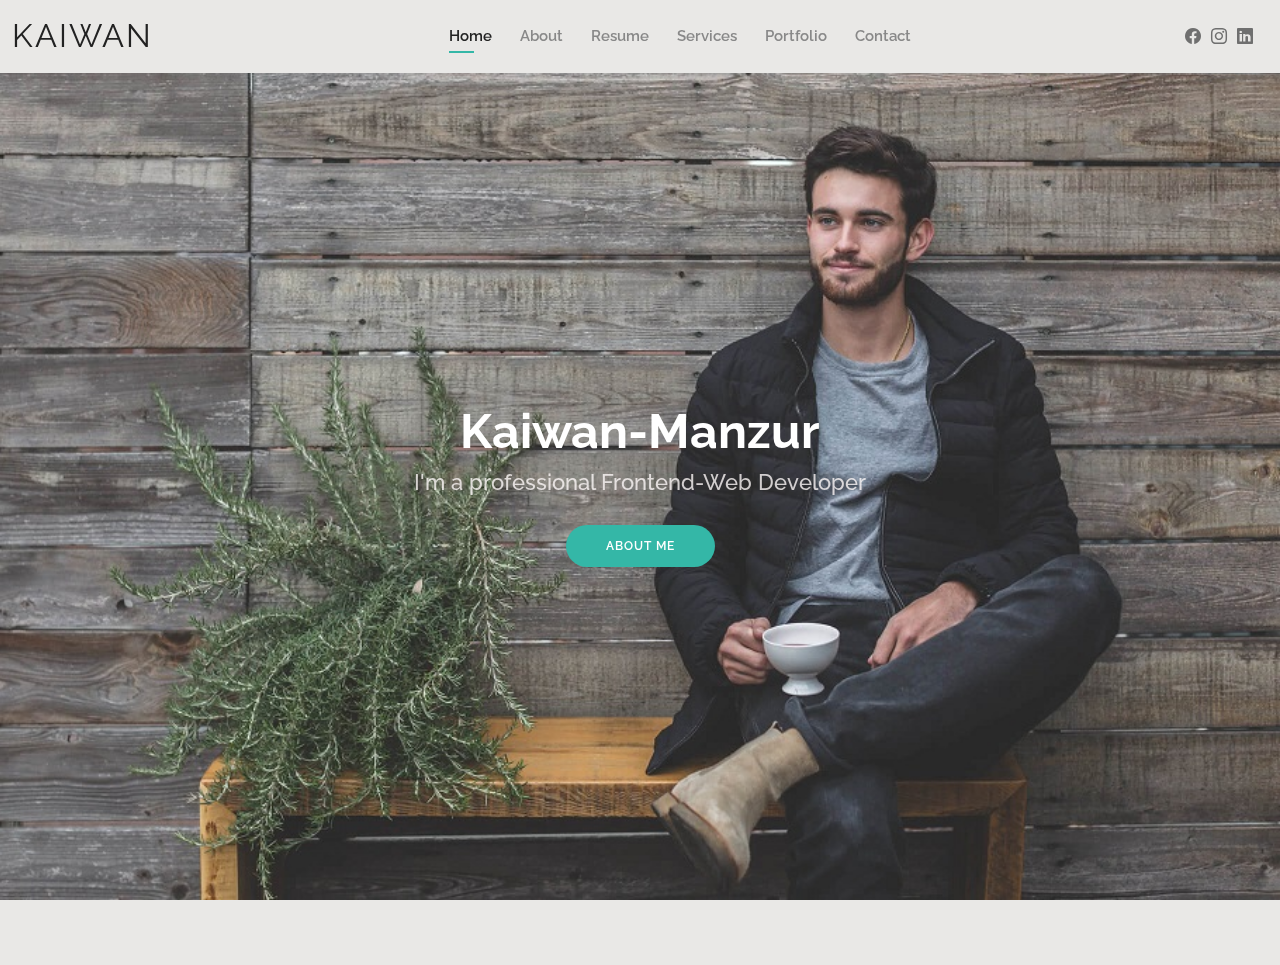
<file: index.html>
<!DOCTYPE html>
<html lang="en">

<head>
  <meta charset="utf-8">
  <meta content="width=device-width, initial-scale=1.0" name="viewport">

  <title>kaiwan's portfolio</title>
  <meta content="" name="description">
  <meta content="" name="keywords">

  <!-- Favicons -->
  <link href="assets/img/images.png" rel="icon">
  <!-- <link href="assets/img/apple-touch-icon.png" rel="apple-touch-icon"> -->

  <!-- Google Fonts -->
  <link href="https://fonts.googleapis.com/css?family=Open+Sans:300,300i,400,400i,600,600i,700,700i|Raleway:300,300i,400,400i,500,500i,600,600i,700,700i|Poppins:300,300i,400,400i,500,500i,600,600i,700,700i" rel="stylesheet">

  <!-- Vendor CSS Files -->
  <link href="assets/vendor/aos/aos.css" rel="stylesheet">
  <link href="assets/vendor/bootstrap/css/bootstrap.min.css" rel="stylesheet">
  <link href="assets/vendor/bootstrap-icons/bootstrap-icons.css" rel="stylesheet">
  <link href="assets/vendor/boxicons/css/boxicons.min.css" rel="stylesheet">
  <link href="assets/vendor/glightbox/css/glightbox.min.css" rel="stylesheet">
  <link href="assets/vendor/swiper/swiper-bundle.min.css" rel="stylesheet">

  <!-- Template Main CSS File -->
  <link href="assets/css/style.css" rel="stylesheet">

  <!-- =======================================================
  * Template Name: Kelly
  * Updated: Sep 18 2023 with Bootstrap v5.3.2
  * Template URL: https://bootstrapmade.com/kelly-free-bootstrap-cv-resume-html-template/
  * Author: BootstrapMade.com
  * License: https://bootstrapmade.com/license/
  ======================================================== -->
</head>

<body>

  <!-- ======= Header ======= -->
  <header id="header" class="fixed-top">
    <div class="container-fluid d-flex justify-content-between align-items-center">

      <h1 class="logo me-auto me-lg-0"><a href="index.html">KAIWAN</a></h1>
      <!-- Uncomment below if you prefer to use an image logo -->
      <!-- <a href="index.html" class="logo"><img src="assets/img/logo.png" alt="" class="img-fluid"></a>-->

      <nav id="navbar" class="navbar order-last order-lg-0">
        <ul>
          <li><a class="active" href="index.html">Home</a></li>
          <li><a href="about.html">About</a></li>
          <li><a href="resume.html">Resume</a></li>
          <li><a href="services.html">Services</a></li>
          <li><a href="portfolio.html">Portfolio</a></li>
          <li><a href="contact.html">Contact</a></li>
        </ul>
        <i class="bi bi-list mobile-nav-toggle"></i>
      </nav><!-- .navbar -->

      <div class="header-social-links">
        <!-- <a href="#" class="twitter"><i class="bi bi-twitter"></i></a> -->
        <a href="https://www.facebook.com/kaiwan.ali.33/" class="facebook"><i class="bi bi-facebook"></i></a>
        <a href="https://www.instagram.com/kaiwan8390/" class="instagram"><i class="bi bi-instagram"></i></a>
        <a href="https://www.linkedin.com/in/kaiwan-manz-57bb88225/" target="_blank" rel="noopener noreferrer" class="linkedin"><i class="bi bi-linkedin"></i></i></a>
      </div>

    </div>

  </header><!-- End Header -->

  <!-- ======= Hero Section ======= -->
  <section id="hero" class="d-flex align-items-center">
    <div class="container d-flex flex-column align-items-center" data-aos="zoom-in" data-aos-delay="100">
      <h1 class="banner-title">Kaiwan-Manzur</h1>
      <h2 class="banner-about">I'm a professional Frontend-Web Developer</h2>
      <a href="about.html" class="btn-about">About Me</a>
    </div>
  </section><!-- End Hero -->

  <!-- ======= Footer ======= -->
  <footer id="footer">
    <div class="container">
      <!-- <div class="copyright">
        &copy; Copyright <strong><span>Kelly</span></strong>. All Rights Reserved
      </div> -->
      <div class="credits">
        <!-- All the links in the footer should remain intact. -->
        <!-- You can delete the links only if you purchased the pro version. -->
        <!-- Licensing information: https://bootstrapmade.com/license/ -->
        <!-- Purchase the pro version with working PHP/AJAX contact form: https://bootstrapmade.com/kelly-free-bootstrap-cv-resume-html-template/ -->
        <!-- Designed by <a href="https://bootstrapmade.com/">BootstrapMade</a> -->
      </div>
    </div>
  </footer><!-- End  Footer -->

  <div id="preloader"></div>
  <a href="#" class="back-to-top d-flex align-items-center justify-content-center"><i class="bi bi-arrow-up-short"></i></a>

  <!-- Vendor JS Files -->
  <script src="assets/vendor/purecounter/purecounter_vanilla.js"></script>
  <script src="assets/vendor/aos/aos.js"></script>
  <script src="assets/vendor/bootstrap/js/bootstrap.bundle.min.js"></script>
  <script src="assets/vendor/glightbox/js/glightbox.min.js"></script>
  <script src="assets/vendor/isotope-layout/isotope.pkgd.min.js"></script>
  <script src="assets/vendor/swiper/swiper-bundle.min.js"></script>
  <script src="assets/vendor/waypoints/noframework.waypoints.js"></script>
  <script src="assets/vendor/php-email-form/validate.js"></script>

  <!-- Template Main JS File -->
  <script src="assets/js/main.js"></script>

</body>

</html>
</file>
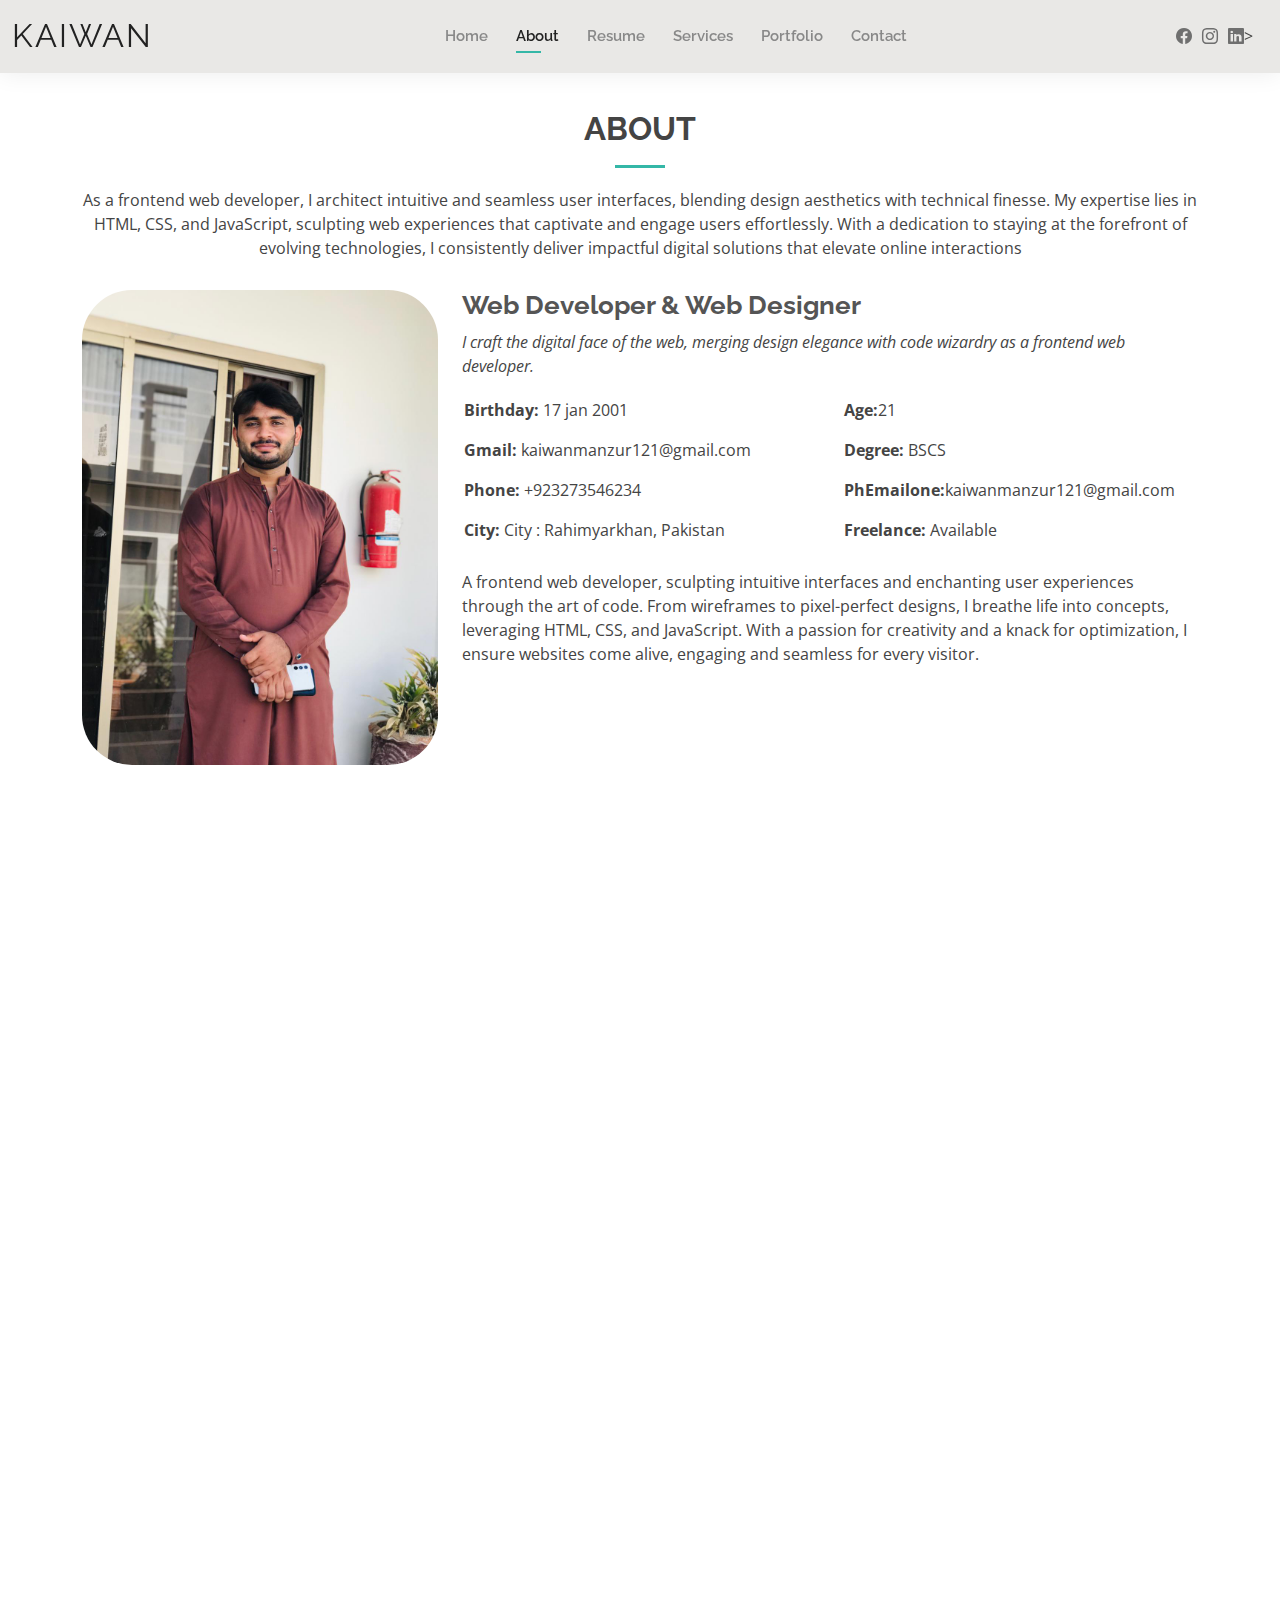
<file: about.html>
<!DOCTYPE html>
<html lang="en">

<head>
  <meta charset="utf-8">
  <meta content="width=device-width, initial-scale=1.0" name="viewport">

  <title>About - kaiwan Bootstrap Template</title>
  <meta content="" name="description">
  <meta content="" name="keywords">

  <!-- Favicons -->
  <link href="assets/img/images.png" rel="icon">
  <!-- <link href="assets/img/apple-touch-icon.png" rel="apple-touch-icon"> -->

  <!-- Google Fonts -->
  <link href="https://fonts.googleapis.com/css?family=Open+Sans:300,300i,400,400i,600,600i,700,700i|Raleway:300,300i,400,400i,500,500i,600,600i,700,700i|Poppins:300,300i,400,400i,500,500i,600,600i,700,700i" rel="stylesheet">

  <!-- Vendor CSS Files -->
  <link href="assets/vendor/aos/aos.css" rel="stylesheet">
  <link href="assets/vendor/bootstrap/css/bootstrap.min.css" rel="stylesheet">
  <link href="assets/vendor/bootstrap-icons/bootstrap-icons.css" rel="stylesheet">
  <link href="assets/vendor/boxicons/css/boxicons.min.css" rel="stylesheet">
  <link href="assets/vendor/glightbox/css/glightbox.min.css" rel="stylesheet">
  <link href="assets/vendor/swiper/swiper-bundle.min.css" rel="stylesheet">

  <!-- Template Main CSS File -->
  <link href="assets/css/style.css" rel="stylesheet">

  <!-- =======================================================
  * Template Name: Kelly
  * Updated: Sep 18 2023 with Bootstrap v5.3.2
  * Template URL: https://bootstrapmade.com/kelly-free-bootstrap-cv-resume-html-template/
  * Author: BootstrapMade.com
  * License: https://bootstrapmade.com/license/
  ======================================================== -->
</head>

<body>

  <!-- ======= Header ======= -->
  <header id="header" class="fixed-top">
    <div class="container-fluid d-flex justify-content-between align-items-center">

      <h1 class="logo me-auto me-lg-0"><a href="index.html">Kaiwan</a></h1>
      <!-- Uncomment below if you prefer to use an image logo -->
      <!-- <a href="index.html" class="logo"><img src="assets/img/logo.png" alt="" class="img-fluid"></a>-->

      <nav id="navbar" class="navbar order-last order-lg-0">
        <ul>
          <li><a href="index.html">Home</a></li>
          <li><a class="active" href="about.html">About</a></li>
          <li><a href="resume.html">Resume</a></li>
          <li><a href="services.html">Services</a></li>
          <li><a href="portfolio.html">Portfolio</a></li>
          <li><a href="contact.html">Contact</a></li>
        </ul>
        <i class="bi bi-list mobile-nav-toggle"></i>
      </nav><!-- .navbar -->

      <div class="header-social-links">
        <!-- <a href="#" class="twitter"><i class="bi bi-twitter"></i></a> -->
        <a href="https://www.facebook.com/kaiwan.ali.33/" class="facebook"><i class="bi bi-facebook"></i></a>
        <a href="https://www.instagram.com/kaiwan8390/" class="instagram"><i class="bi bi-instagram"></i></a>
        <a href="https://www.linkedin.com/in/kaiwan-manz-57bb88225/" target="_blank" rel="noopener noreferrer" class="linkedin"><i class="bi bi-linkedin"></i></i></a>>
      </div>

    </div>

  </header><!-- End Header -->

  <main id="main">

    <!-- ======= About Section ======= -->
    <section id="about" class="about">
      <div class="container" data-aos="fade-up">

        <div class="section-title">
          <h2>About</h2>
          <p>
            As a frontend web developer, I architect intuitive and seamless user interfaces, blending design aesthetics with technical finesse. My expertise lies in HTML, CSS, and JavaScript, sculpting web experiences that captivate and engage users effortlessly. With a dedication to staying at the forefront of evolving technologies, I consistently deliver impactful digital solutions that elevate online interactions</p>
        </div>

        <div class="row">
          <div class="col-lg-4">
            <img src="assets/img/IMG-20230924-WA0031.jpg" class="img-fluid" alt="" style="border-radius: 50px;">
          </div>
          <div class="col-lg-8 pt-4 pt-lg-0 content">
            <h3>Web Developer &amp; Web Designer</h3>
            <p class="fst-italic">
              I craft the digital face of the web, merging design elegance with code wizardry as a frontend web developer.
            </p>
            <div class="row">
              <div class="col-lg-6">
                <ul>
                  <li><i class="bi bi-rounded-right"></i> <strong>Birthday:</strong> 17 jan 2001</li>
                  <li><i class="bi bi-rounded-right"></i> <strong>Gmail:</strong> kaiwanmanzur121@gmail.com</li>
                  <li><i class="bi bi-rounded-right"></i> <strong>Phone:</strong> +923273546234</li>
                  <li><i class="bi bi-rounded-right"></i> <strong>City:</strong> City : Rahimyarkhan, Pakistan</li>
                </ul>
              </div>
              <div class="col-lg-6">
                <ul>
                  <li><i class="bi bi-rounded-right"></i> <strong>Age:</strong>21</li>
                  <li><i class="bi bi-rounded-right"></i> <strong>Degree:</strong> BSCS</li>
                  <li><i class="bi bi-rounded-right"></i> <strong>PhEmailone:</strong>kaiwanmanzur121@gmail.com</li>
                  <li><i class="bi bi-rounded-right"></i> <strong>Freelance:</strong> Available</li>
                </ul>
              </div>
            </div>
            <p>
              A frontend web developer, sculpting intuitive interfaces and enchanting user experiences through the art of code. From wireframes to pixel-perfect designs, I breathe life into concepts, leveraging HTML, CSS, and JavaScript. With a passion for creativity and a knack for optimization, I ensure websites come alive, engaging and seamless for every visitor.
            </p>
          </div>
        </div>

      </div>
    </section><!-- End About Section -->

    <!-- ======= Skills Section ======= -->
    <section id="skills" class="skills">
      <div class="container" data-aos="fade-up">

        <div class="section-title">
          <h2>Skills</h2>
          <p>
            As a frontend web developer, my skills encompass precision in HTML, CSS, and JavaScript, building the foundation for compelling web interfaces. I specialize in responsive design, ensuring seamless user experiences across various devices and resolutions. Proficiency in modern frameworks like HTML,CSS, or JavaScript me to develop dynamic and feature-rich web applications.</p>
        </div>

        <div class="row skills-content">

          <div class="col-lg-6">

            <div class="progress">
              <span class="skill">HTML <i class="val">100%</i></span>
              <div class="progress-bar-wrap">
                <div class="progress-bar" role="progressbar" aria-valuenow="100" aria-valuemin="0" aria-valuemax="100"></div>
              </div>
            </div>

            <div class="progress">
              <span class="skill">CSS <i class="val">90%</i></span>
              <div class="progress-bar-wrap">
                <div class="progress-bar" role="progressbar" aria-valuenow="90" aria-valuemin="0" aria-valuemax="100"></div>
              </div>
            </div>

            <div class="progress">
              <span class="skill">JavaScript <i class="val">70%</i></span>
              <div class="progress-bar-wrap">
                <div class="progress-bar" role="progressbar" aria-valuenow="75" aria-valuemin="0" aria-valuemax="100"></div>
              </div>
            </div>

          </div>

          <!-- <div class="col-lg-6">

            <div class="progress">
              <span class="skill">PHP <i class="val">80%</i></span>
              <div class="progress-bar-wrap">
                <div class="progress-bar" role="progressbar" aria-valuenow="80" aria-valuemin="0" aria-valuemax="100"></div>
              </div> -->
            <!-- </div> -->

            <!-- <div class="progress">
              <span class="skill">WordPress <i class="val">90%</i></span>
              <div class="progress-bar-wrap">
                <div class="progress-bar" role="progressbar" aria-valuenow="90" aria-valuemin="0" aria-valuemax="100"></div>
              </div>
            </div> -->

            <div class="progress">
              <span class="skill">Photoshop <i class="val">55%</i></span>
              <div class="progress-bar-wrap">
                <div class="progress-bar" role="progressbar" aria-valuenow="55" aria-valuemin="0" aria-valuemax="100"></div>
              </div>
            </div>

          </div>

        </div>

      </div>
    </section><!-- End Skills Section -->

    <!-- ======= Facts Section ======= -->
    <section id="facts" class="facts">
      <div class="container" data-aos="fade-up">

        <div class="section-title">
          <h2>Facts</h2>
          <p>I am a frontend web developer, dedicated to shaping the digital world with creative design and flawless functionality. My drive lies in crafting exceptional user experiences through a blend of aesthetic vision and technical expertise.</p>
        </div>

        <div class="row counters">

          <div class="col-lg-3 col-6 text-center">
            <span data-purecounter-start="0" data-purecounter-end="50" data-purecounter-duration="1" class="purecounter"></span>
            <p>Clients</p>
          </div>

          <div class="col-lg-3 col-6 text-center">
            <span data-purecounter-start="0" data-purecounter-end="71" data-purecounter-duration="1" class="purecounter"></span>
            <p>Projects</p>
          </div>

          <div class="col-lg-3 col-6 text-center">
            <span data-purecounter-start="0" data-purecounter-end="250" data-purecounter-duration="1" class="purecounter"></span>
            <p>Hours Of Support</p>
          </div>

          <div class="col-lg-3 col-6 text-center">
            <span data-purecounter-start="0" data-purecounter-end="7" data-purecounter-duration="1" class="purecounter"></span>
            <p>Hard Workers</p>
          </div>

        </div>

      </div>
    </section><!-- End Facts Section -->

    <!-- ======= Testimonials Section ======= -->
    <section id="testimonials" class="testimonials">
      <div class="container" data-aos="fade-up">

        <div class="section-title">
          <h2>Testimonials</h2>
          <!-- <p>"Kaiwan's expertise in frontend web development is outstanding—every project they touch turns into an interactive masterpiece that captivates users and exceeds expectations.".</p>
        </div> -->

        <div class="testimonials-slider swiper" data-aos="fade-up" data-aos-delay="100">
          <div class="swiper-wrapper">

            <div class="swiper-slide">
              <div class="testimonial-item">
                <img src="assets/img/testimonials/testimonials-1.jpg" class="testimonial-img" alt="">
                <h3>Saul Goodman</h3>
                <h4>Ceo &amp; Founder</h4>
                <p>
                  <i class="bx bxs-quote-alt-left quote-icon-left"></i>
                  "Kaiwan's expertise in frontend web development is outstanding—every project they touch turns into an interactive masterpiece that captivates users and exceeds expectations.".
                  <i class="bx bxs-quote-alt-right quote-icon-right"></i>
                </p>
              </div>
            </div><!-- End testimonial item -->

            <div class="swiper-slide">
              <div class="testimonial-item">
                <img src="assets/img/testimonials/testimonials-2.jpg" class="testimonial-img" alt="">
                <h3>Sara Wilsson</h3>
                <h4>Designer</h4>
                <p>
                  <i class="bx bxs-quote-alt-left quote-icon-left"></i>
                  "Kaiwan's expertise in frontend web development is outstanding—every project they touch turns into an interactive masterpiece that captivates users and exceeds expectations.".
                  <i class="bx bxs-quote-alt-right quote-icon-right"></i>
                </p>
              </div>
            </div><!-- End testimonial item -->

            <div class="swiper-slide">
              <div class="testimonial-item">
                <img src="assets/img/testimonials/testimonials-3.jpg" class="testimonial-img" alt="">
                <h3>Jena Karlis</h3>
                <h4>Store Owner</h4>
                <p>
                  <i class="bx bxs-quote-alt-left quote-icon-left"></i>
                  "Kaiwan's expertise in frontend web development is outstanding—every project they touch turns into an interactive masterpiece that captivates users and exceeds expectations."
                  <i class="bx bxs-quote-alt-right quote-icon-right"></i>
                </p>
              </div>
            </div><!-- End testimonial item -->

            <div class="swiper-slide">
              <div class="testimonial-item">
                <img src="assets/img/testimonials/testimonials-4.jpg" class="testimonial-img" alt="">
                <h3>Matt Brandon</h3>
                <h4>Freelancer</h4>
                <p>
                  <i class="bx bxs-quote-alt-left quote-icon-left"></i>
                  "Kaiwan's expertise in frontend web development is outstanding—every project they touch turns into an interactive masterpiece that captivates users and exceeds expectations."am.
                  <i class="bx bxs-quote-alt-right quote-icon-right"></i>
                </p>
              </div>
            </div><!-- End testimonial item -->

            <div class="swiper-slide">
              <div class="testimonial-item">
                <img src="assets/img/testimonials/testimonials-5.jpg" class="testimonial-img" alt="">
                <h3>John Larson</h3>
                <h4>Entrepreneur</h4>
                <p>
                  <i class="bx bxs-quote-alt-left quote-icon-left"></i>
                  "Kaiwan's expertise in frontend web development is outstanding—every project they touch turns into an interactive masterpiece that captivates users and exceeds expectations."
                  <i class="bx bxs-quote-alt-right quote-icon-right"></i>
                </p>
              </div>
            </div><!-- End testimonial item -->

          </div>
          <div class="swiper-pagination"></div>
        </div>

      </div>
    </section><!-- End Testimonials Section -->

  </main><!-- End #main -->

  <!-- ======= Footer ======= -->
  <footer id="footer">
    <div class="container">
      <!-- <div class="copyright">
        &copy; Copyright <strong><span>Kaiwan</span></strong>. All Rights Reserved
      </div> -->
      <div class="credits">
        <!-- All the links in the footer should remain intact. -->
        <!-- You can delete the links only if you purchased the pro version. -->
        <!-- Licensing information: https://bootstrapmade.com/license/ -->
        <!-- Purchase the pro version with working PHP/AJAX contact form: https://bootstrapmade.com/kelly-free-bootstrap-cv-resume-html-template/ -->
        <!-- Designed by <a href="https://bootstrapmade.com/">BootstrapMade</a> -->
      </div>
    </div>
  </footer><!-- End  Footer -->

  <div id="preloader"></div>
  <a href="#" class="back-to-top d-flex align-items-center justify-content-center"><i class="bi bi-arrow-up-short"></i></a>

  <!-- Vendor JS Files -->
  <script src="assets/vendor/purecounter/purecounter_vanilla.js"></script>
  <script src="assets/vendor/aos/aos.js"></script>
  <script src="assets/vendor/bootstrap/js/bootstrap.bundle.min.js"></script>
  <script src="assets/vendor/glightbox/js/glightbox.min.js"></script>
  <script src="assets/vendor/isotope-layout/isotope.pkgd.min.js"></script>
  <script src="assets/vendor/swiper/swiper-bundle.min.js"></script>
  <script src="assets/vendor/waypoints/noframework.waypoints.js"></script>
  <script src="assets/vendor/php-email-form/validate.js"></script>

  <!-- Template Main JS File -->
  <script src="assets/js/main.js"></script>

</body>

</html>
</file>
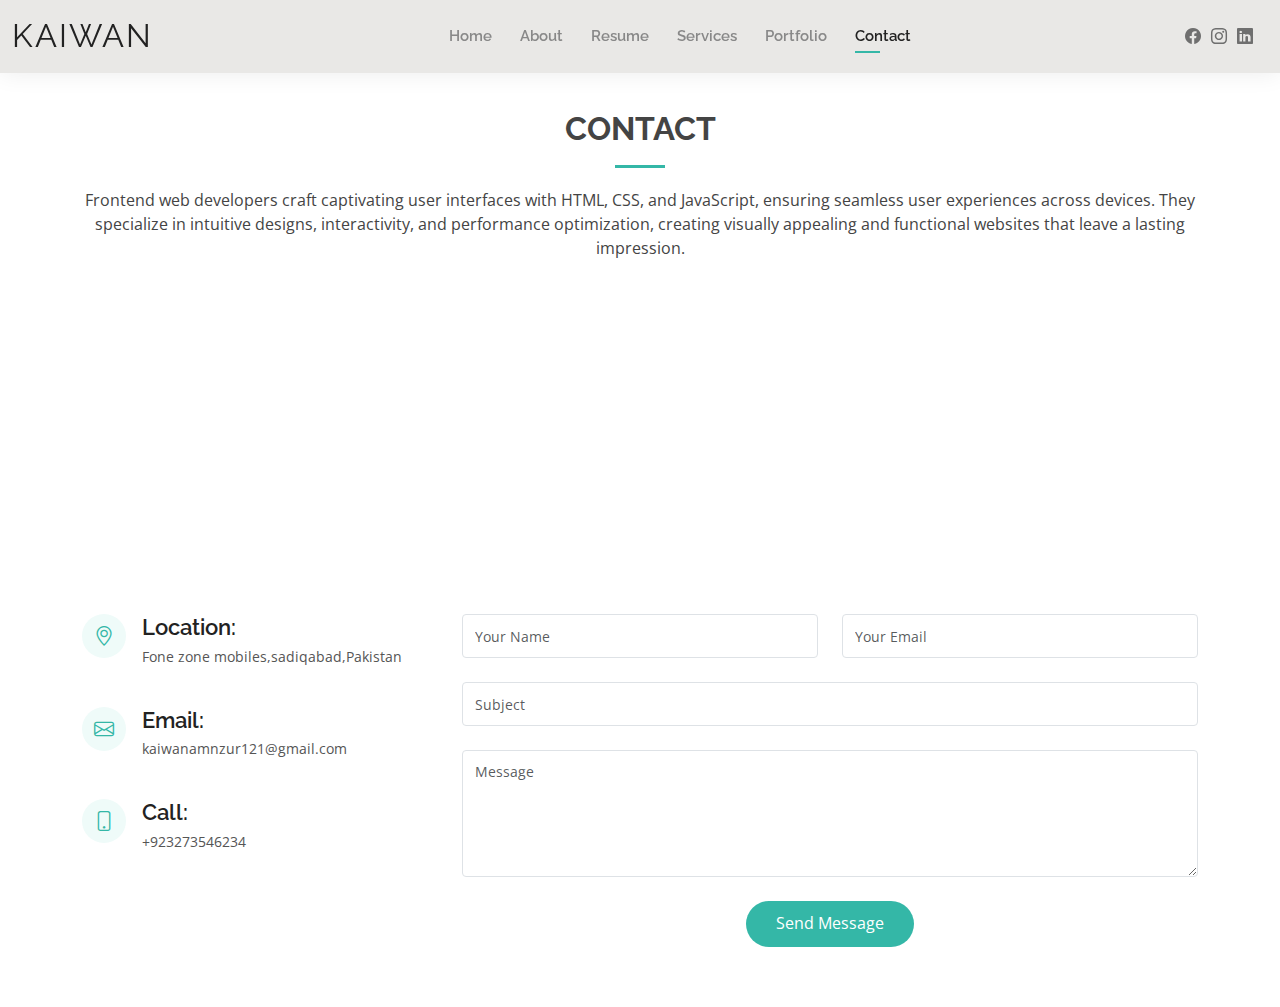
<file: contact.html>
<!DOCTYPE html>
<html lang="en">

<head>
  <meta charset="utf-8">
  <meta content="width=device-width, initial-scale=1.0" name="viewport">

  <title>Contact - kaiwan's portfolio</title>
  <meta content="" name="description">
  <meta content="" name="keywords">

  <!-- Favicons -->
  <link href="assets/img/images.png" rel="icon">
  <!-- <link href="assets/img/apple-touch-icon.png" rel="apple-touch-icon"> -->

  <!-- Google Fonts -->
  <link href="https://fonts.googleapis.com/css?family=Open+Sans:300,300i,400,400i,600,600i,700,700i|Raleway:300,300i,400,400i,500,500i,600,600i,700,700i|Poppins:300,300i,400,400i,500,500i,600,600i,700,700i" rel="stylesheet">

  <!-- Vendor CSS Files -->
  <link href="assets/vendor/aos/aos.css" rel="stylesheet">
  <link href="assets/vendor/bootstrap/css/bootstrap.min.css" rel="stylesheet">
  <link href="assets/vendor/bootstrap-icons/bootstrap-icons.css" rel="stylesheet">
  <link href="assets/vendor/boxicons/css/boxicons.min.css" rel="stylesheet">
  <link href="assets/vendor/glightbox/css/glightbox.min.css" rel="stylesheet">
  <link href="assets/vendor/swiper/swiper-bundle.min.css" rel="stylesheet">

  <!-- Template Main CSS File -->
  <link href="assets/css/style.css" rel="stylesheet">

  <!-- =======================================================
  * Template Name: Kelly
  * Updated: Sep 18 2023 with Bootstrap v5.3.2
  * Template URL: https://bootstrapmade.com/kelly-free-bootstrap-cv-resume-html-template/
  * Author: BootstrapMade.com
  * License: https://bootstrapmade.com/license/
  ======================================================== -->
</head>

<body>

  <!-- ======= Header ======= -->
  <header id="header" class="fixed-top">
    <div class="container-fluid d-flex justify-content-between align-items-center">

      <h1 class="logo me-auto me-lg-0"><a href="index.html">KAIWAN</a></h1>
      <!-- Uncomment below if you prefer to use an image logo -->
      <!-- <a href="index.html" class="logo"><img src="assets/img/logo.png" alt="" class="img-fluid"></a>-->

      <nav id="navbar" class="navbar order-last order-lg-0">
        <ul>
          <li><a href="index.html">Home</a></li>
          <li><a href="about.html">About</a></li>
          <li><a href="resume.html">Resume</a></li>
          <li><a href="services.html">Services</a></li>
          <li><a href="portfolio.html">Portfolio</a></li>
          <li><a class="active" href="contact.html">Contact</a></li>
        </ul>
        <i class="bi bi-list mobile-nav-toggle"></i>
      </nav><!-- .navbar -->

      <div class="header-social-links">
        <!-- <a href="#" class="twitter"><i class="bi bi-twitter"></i></a> -->
        <a href="https://www.facebook.com/kaiwan.ali.33/" class="facebook"><i class="bi bi-facebook"></i></a>
        <a href="https://www.instagram.com/kaiwan8390/" class="instagram"><i class="bi bi-instagram"></i></a>
        <a href="https://www.linkedin.com/in/kaiwan-manz-57bb88225/" target="_blank" rel="noopener noreferrer" class="linkedin"><i class="bi bi-linkedin"></i></i></a>

      </div>

    </div>

  </header><!-- End Header -->

  <main id="main">

    <!-- ======= Contact Section ======= -->
    <section id="contact" class="contact">
      <div class="container" data-aos="fade-up">

        <div class="section-title">
          <h2>Contact</h2>
          <p>Frontend web developers craft captivating user interfaces with HTML, CSS, and JavaScript, ensuring seamless user experiences across devices. They specialize in intuitive designs, interactivity, and performance optimization, creating visually appealing and functional websites that leave a lasting impression.</p>
        </div>

        <div>
          <iframe style="border:0; width: 100%; height: 270px;"
                  src="https://www.google.com/maps/embed?pb=!1m18!1m12!1m3!1d12345.678910111213!2d70.129009!3d28.3026718!2m3!1f0!2f0!3f0!3m2!1i1024!2i768!4f13.1!3m3!1m2!1s0x0%3A0x0!2zMjjCsDI3JzI1LjAiTiA3MMKwMjgnNTIuMyJF!5e0!3m2!1sen!2sin!4v1634065249112!5m2!1sen!2sin" 
                  frameborder="0" 
                  allowfullscreen>
          </iframe>
        </div>
        
        <div class="row mt-5">

          <div class="col-lg-4">
            <div class="info">
              <div class="address">
                <i class="bi bi-geo-alt"></i>
                <h4>Location:</h4>
                <p>Fone zone mobiles,sadiqabad,Pakistan</p>
              </div>

              <div class="email">
                <i class="bi bi-envelope"></i>
                <h4>Email:</h4>
                <p>kaiwanamnzur121@gmail.com</p>
              </div>

              <div class="phone">
                <i class="bi bi-phone"></i>
                <h4>Call:</h4>
                <p>+923273546234</p>
              </div>

            </div>

          </div>

          <div class="col-lg-8 mt-5 mt-lg-0">

            <form action="forms/contact.php" method="post" role="form" class="php-email-form">
              <div class="row">
                <div class="col-md-6 form-group">
                  <input type="text" name="name" class="form-control" id="name" placeholder="Your Name" required>
                </div>
                <div class="col-md-6 form-group mt-3 mt-md-0">
                  <input type="email" class="form-control" name="email" id="email" placeholder="Your Email" required>
                </div>
              </div>
              <div class="form-group mt-3">
                <input type="text" class="form-control" name="subject" id="subject" placeholder="Subject" required>
              </div>
              <div class="form-group mt-3">
                <textarea class="form-control" name="message" rows="5" placeholder="Message" required></textarea>
              </div>
              <div class="my-3">
                <div class="loading">Loading</div>
                <div class="error-message"></div>
                <div class="sent-message">Your message has been sent. Thank you!</div>
              </div>
              <div class="text-center"><button type="submit">Send Message</button></div>
            </form>

          </div>

        </div>

      </div>
    </section><!-- End Contact Section -->

  </main><!-- End #main -->

  <!-- ======= Footer ======= -->
  <!-- <footer id="footer">
    <div class="container">
      <div class="copyright">
        &copy; Copyright <strong><span>Kelly</span></strong>. All Rights Reserved
      </div> -->
      <div class="credits">
        <!-- All the links in the footer should remain intact. -->
        <!-- You can delete the links only if you purchased the pro version. -->
        <!-- Licensing information: https://bootstrapmade.com/license/ -->
        <!-- Purchase the pro version with working PHP/AJAX contact form: https://bootstrapmade.com/kelly-free-bootstrap-cv-resume-html-template/ -->
        <!-- Designed by <a href="https://bootstrapmade.com/">BootstrapMade</a>
      </div> -->
    </div>
  </footer><!-- End  Footer -->

  <div id="preloader"></div>
  <a href="#" class="back-to-top d-flex align-items-center justify-content-center"><i class="bi bi-arrow-up-short"></i></a>

  <!-- Vendor JS Files -->
  <script src="assets/vendor/purecounter/purecounter_vanilla.js"></script>
  <script src="assets/vendor/aos/aos.js"></script>
  <script src="assets/vendor/bootstrap/js/bootstrap.bundle.min.js"></script>
  <script src="assets/vendor/glightbox/js/glightbox.min.js"></script>
  <script src="assets/vendor/isotope-layout/isotope.pkgd.min.js"></script>
  <script src="assets/vendor/swiper/swiper-bundle.min.js"></script>
  <script src="assets/vendor/waypoints/noframework.waypoints.js"></script>
  <script src="assets/vendor/php-email-form/validate.js"></script>

  <!-- Template Main JS File -->
  <script src="assets/js/main.js"></script>

</body>

</html>
</file>
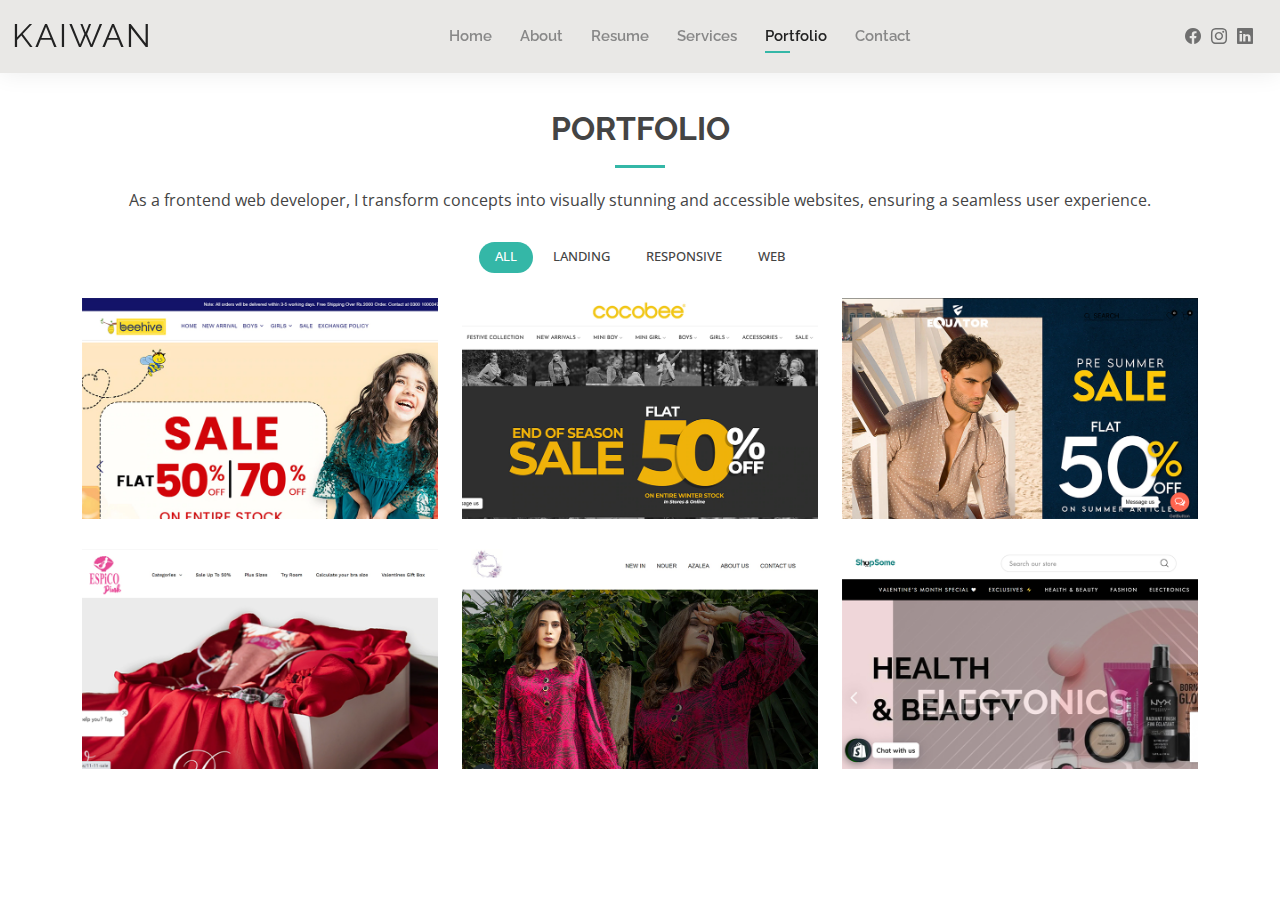
<file: portfolio.html>
<!DOCTYPE html>
<html lang="en">

<head>
  <meta charset="utf-8">
  <meta content="width=device-width, initial-scale=1.0" name="viewport">

  <title>Portfolio - kaiwan's portfolio</title>
  <meta content="" name="description">
  <meta content="" name="keywords">

  <!-- Favicons -->
  <link href="assets/img/images.png" rel="icon">
  <!-- <link href="assets/img/apple-touch-icon.png" rel="apple-touch-icon"> -->

  <!-- Google Fonts -->
  <link href="https://fonts.googleapis.com/css?family=Open+Sans:300,300i,400,400i,600,600i,700,700i|Raleway:300,300i,400,400i,500,500i,600,600i,700,700i|Poppins:300,300i,400,400i,500,500i,600,600i,700,700i" rel="stylesheet">

  <!-- Vendor CSS Files -->
  <link href="assets/vendor/aos/aos.css" rel="stylesheet">
  <link href="assets/vendor/bootstrap/css/bootstrap.min.css" rel="stylesheet">
  <link href="assets/vendor/bootstrap-icons/bootstrap-icons.css" rel="stylesheet">
  <link href="assets/vendor/boxicons/css/boxicons.min.css" rel="stylesheet">
  <link href="assets/vendor/glightbox/css/glightbox.min.css" rel="stylesheet">
  <link href="assets/vendor/swiper/swiper-bundle.min.css" rel="stylesheet">

  <!-- Template Main CSS File -->
  <link href="assets/css/style.css" rel="stylesheet">

  <!-- =======================================================
  * Template Name: Kelly
  * Updated: Sep 18 2023 with Bootstrap v5.3.2
  * Template URL: https://bootstrapmade.com/kelly-free-bootstrap-cv-resume-html-template/
  * Author: BootstrapMade.com
  * License: https://bootstrapmade.com/license/
  ======================================================== -->
</head>

<body>

  <!-- ======= Header ======= -->
  <header id="header" class="fixed-top">
    <div class="container-fluid d-flex justify-content-between align-items-center">

      <h1 class="logo me-auto me-lg-0"><a href="index.html">KAIWAN</a></h1>
      <!-- Uncomment below if you prefer to use an image logo -->
      <!-- <a href="index.html" class="logo"><img src="assets/img/logo.png" alt="" class="img-fluid"></a>-->

      <nav id="navbar" class="navbar order-last order-lg-0">
        <ul>
          <li><a href="index.html">Home</a></li>
          <li><a href="about.html">About</a></li>
          <li><a href="resume.html">Resume</a></li>
          <li><a href="services.html">Services</a></li>
          <li><a class="active" href="portfolio.html">Portfolio</a></li>
          <li><a href="contact.html">Contact</a></li>
        </ul>
        <i class="bi bi-list mobile-nav-toggle"></i>
      </nav><!-- .navbar -->

      <div class="header-social-links">
        <!-- <a href="#" class="twitter"><i class="bi bi-twitter"></i></a> -->
        <a href="https://www.facebook.com/kaiwan.ali.33/" class="facebook"><i class="bi bi-facebook"></i></a>
        <a href="https://www.instagram.com/kaiwan8390/" class="instagram"><i class="bi bi-instagram"></i></a>
        <a href="https://www.linkedin.com/in/kaiwan-manz-57bb88225/" target="_blank" rel="noopener noreferrer" class="linkedin"><i class="bi bi-linkedin"></i></i></a>
      </div>

    </div>

  </header><!-- End Header -->

  <main id="main">

    <!-- ======= Portfolio Section ======= -->
    <section id="portfolio" class="portfolio">
      <div class="container" data-aos="fade-up">

        <div class="section-title">
          <h2>Portfolio</h2>
          <p>As a frontend web developer, I transform concepts into visually stunning and accessible websites, ensuring a seamless user experience.</p>
        </div>

        <div class="row" data-aos="fade-up" data-aos-delay="100">
          <div class="col-lg-12 d-flex justify-content-center">
            <ul id="portfolio-flters">
              <li data-filter="*" class="filter-active">All</li>
              <li data-filter=".filter-app">Landing</li>
              <li data-filter=".filter-card">Responsive</li>
              <li data-filter=".filter-web">Web</li>
            </ul>
          </div>
        </div>

        <div class="row portfolio-container" data-aos="fade-up" data-aos-delay="200">

          <div class="col-lg-4 col-md-6 portfolio-item filter-app">
            <div class="portfolio-wrap">
              <img src="assets/img/portfolio-1/work-1.jpg" class="img-fluid" alt="">
              <div class="portfolio-info">
                <h4>App 1</h4>
                <p>App</p>
                <div class="portfolio-links">
                  <a href="assets/img/portfolio/portfolio-1.jpg" data-gallery="portfolioGallery" class="portfolio-lightbox" title="App 1"><i class="bx bx-plus"></i></a>
                  <a href="portfolio-details.html" class="portfolio-details-lightbox" data-glightbox="type: external" title="Portfolio Details"><i class="bx bx-link"></i></a>
                </div>
              </div>
            </div>
          </div>

          <div class="col-lg-4 col-md-6 portfolio-item filter-web">
            <div class="portfolio-wrap">
              <img src="assets/img/portfolio-1/work-2.jpg" class="img-fluid" alt="">
              <div class="portfolio-info">
                <h4>Web 3</h4>
                <p>Web</p>
                <div class="portfolio-links">
                  <a href="assets/img/portfolio/portfolio-2.jpg" data-gallery="portfolioGallery" class="portfolio-lightbox" title="Web 3"><i class="bx bx-plus"></i></a>
                  <a href="portfolio-details.html" class="portfolio-details-lightbox" data-glightbox="type: external" title="Portfolio Details"><i class="bx bx-link"></i></a>
                </div>
              </div>
            </div>
          </div>

          <div class="col-lg-4 col-md-6 portfolio-item filter-app">
            <div class="portfolio-wrap">
              <img src="assets/img/portfolio-1/work-3.jpg" class="img-fluid" alt="">
              <div class="portfolio-info">
                <h4>App 2</h4>
                <p>App</p>
                <div class="portfolio-links">
                  <a href="assets/img/portfolio/portfolio-3.jpg" data-gallery="portfolioGallery" class="portfolio-lightbox" title="App 2"><i class="bx bx-plus"></i></a>
                  <a href="portfolio-details.html" class="portfolio-details-lightbox" data-glightbox="type: external" title="Portfolio Details"><i class="bx bx-link"></i></a>
                </div>
              </div>
            </div>
          </div>

          <div class="col-lg-4 col-md-6 portfolio-item filter-card">
            <div class="portfolio-wrap">
              <img src="assets/img/portfolio-1/work-4.jpg" class="img-fluid" alt="">
              <div class="portfolio-info">
                <h4>Card 2</h4>
                <p>Card</p>
                <div class="portfolio-links">
                  <a href="assets/img/portfolio/portfolio-4.jpg" data-gallery="portfolioGallery" class="portfolio-lightbox" title="Card 2"><i class="bx bx-plus"></i></a>
                  <a href="portfolio-details.html" class="portfolio-details-lightbox" data-glightbox="type: external" title="Portfolio Details"><i class="bx bx-link"></i></a>
                </div>
              </div>
            </div>
          </div>

          <div class="col-lg-4 col-md-6 portfolio-item filter-web">
            <div class="portfolio-wrap">
              <img src="assets/img/portfolio-1/work-7.jpg" class="img-fluid" alt="">
              <div class="portfolio-info">
                <h4>Web 2</h4>
                <p>Web</p>
                <div class="portfolio-links">
                  <a href="assets/img/portfolio/portfolio-5.jpg" data-gallery="portfolioGallery" class="portfolio-lightbox" title="Web 2"><i class="bx bx-plus"></i></a>
                  <a href="portfolio-details.html" class="portfolio-details-lightbox" data-glightbox="type: external" title="Portfolio Details"><i class="bx bx-link"></i></a>
                </div>
              </div>
            </div>
          </div>

          <div class="col-lg-4 col-md-6 portfolio-item filter-app">
            <div class="portfolio-wrap">
              <img src="assets/img/portfolio-1/work-9.jpg" class="img-fluid" alt="">
              <div class="portfolio-info">
                <h4>App 3</h4>
                <p>App</p>
                <div class="portfolio-links">
                  <a href="assets/img/portfolio/portfolio-6.jpg" data-gallery="portfolioGallery" class="portfolio-lightbox" title="App 3"><i class="bx bx-plus"></i></a>
                  <a href="portfolio-details.html" class="portfolio-details-lightbox" data-glightbox="type: external" title="Portfolio Details"><i class="bx bx-link"></i></a>
                </div>
              </div>
            </div>
          </div>

          <!-- <div class="col-lg-4 col-md-6 portfolio-item filter-card">
            <div class="portfolio-wrap">
              <img src="assets/img/portfolio-1/work-4.jpg" class="img-fluid" alt="">
              <div class="portfolio-info">
                <h4>Card 1</h4>
                <p>Card</p>
                <div class="portfolio-links">
                  <a href="assets/img/portfolio/portfolio-7.jpg" data-gallery="portfolioGallery" class="portfolio-lightbox" title="Card 1"><i class="bx bx-plus"></i></a>
                  <a href="portfolio-details.html" class="portfolio-details-lightbox" data-glightbox="type: external" title="Portfolio Details"><i class="bx bx-link"></i></a>
                </div> -->
              </div>
            </div>
          </div>

          <!-- <div class="col-lg-4 col-md-6 portfolio-item filter-card">
            <div class="portfolio-wrap">
              <img src="assets/img/portfolio/portfolio-8.jpg" class="img-fluid" alt="">
              <div class="portfolio-info">
                <h4>Card 3</h4>
                <p>Card</p>
                <div class="portfolio-links">
                  <a href="assets/img/portfolio/portfolio-8.jpg" data-gallery="portfolioGallery" class="portfolio-lightbox" title="Card 3"><i class="bx bx-plus"></i></a>
                  <a href="portfolio-details.html" class="portfolio-details-lightbox" data-glightbox="type: external" title="Portfolio Details"><i class="bx bx-link"></i></a>
                </div> -->
              </div>
            </div>
          </div>

          <!-- <div class="col-lg-4 col-md-6 portfolio-item filter-web">
            <div class="portfolio-wrap">
              <img src="assets/img/portfolio/portfolio-9.jpg" class="img-fluid" alt="">
              <div class="portfolio-info">
                <h4>Web 3</h4>
                <p>Web</p>
                <div class="portfolio-links">
                  <a href="assets/img/portfolio/portfolio-9.jpg" data-gallery="portfolioGallery" class="portfolio-lightbox" title="Web 3"><i class="bx bx-plus"></i></a>
                  <a href="portfolio-details.html" class="portfolio-details-lightbox" data-glightbox="type: external" title="Portfolio Details"><i class="bx bx-link"></i></a>
                </div> -->
              </div>
            </div>
          </div>

        </div>

      </div>
    </section><!-- End Portfolio Section -->

  </main><!-- End #main -->

  <!-- ======= Footer ======= -->
 
  <div id="preloader"></div>
  <a href="#" class="back-to-top d-flex align-items-center justify-content-center"><i class="bi bi-arrow-up-short"></i></a>

  <!-- Vendor JS Files -->
  <script src="assets/vendor/purecounter/purecounter_vanilla.js"></script>
  <script src="assets/vendor/aos/aos.js"></script>
  <script src="assets/vendor/bootstrap/js/bootstrap.bundle.min.js"></script>
  <script src="assets/vendor/glightbox/js/glightbox.min.js"></script>
  <script src="assets/vendor/isotope-layout/isotope.pkgd.min.js"></script>
  <script src="assets/vendor/swiper/swiper-bundle.min.js"></script>
  <script src="assets/vendor/waypoints/noframework.waypoints.js"></script>
  <script src="assets/vendor/php-email-form/validate.js"></script>

  <!-- Template Main JS File -->
  <script src="assets/js/main.js"></script>

</body>

</html>
</file>
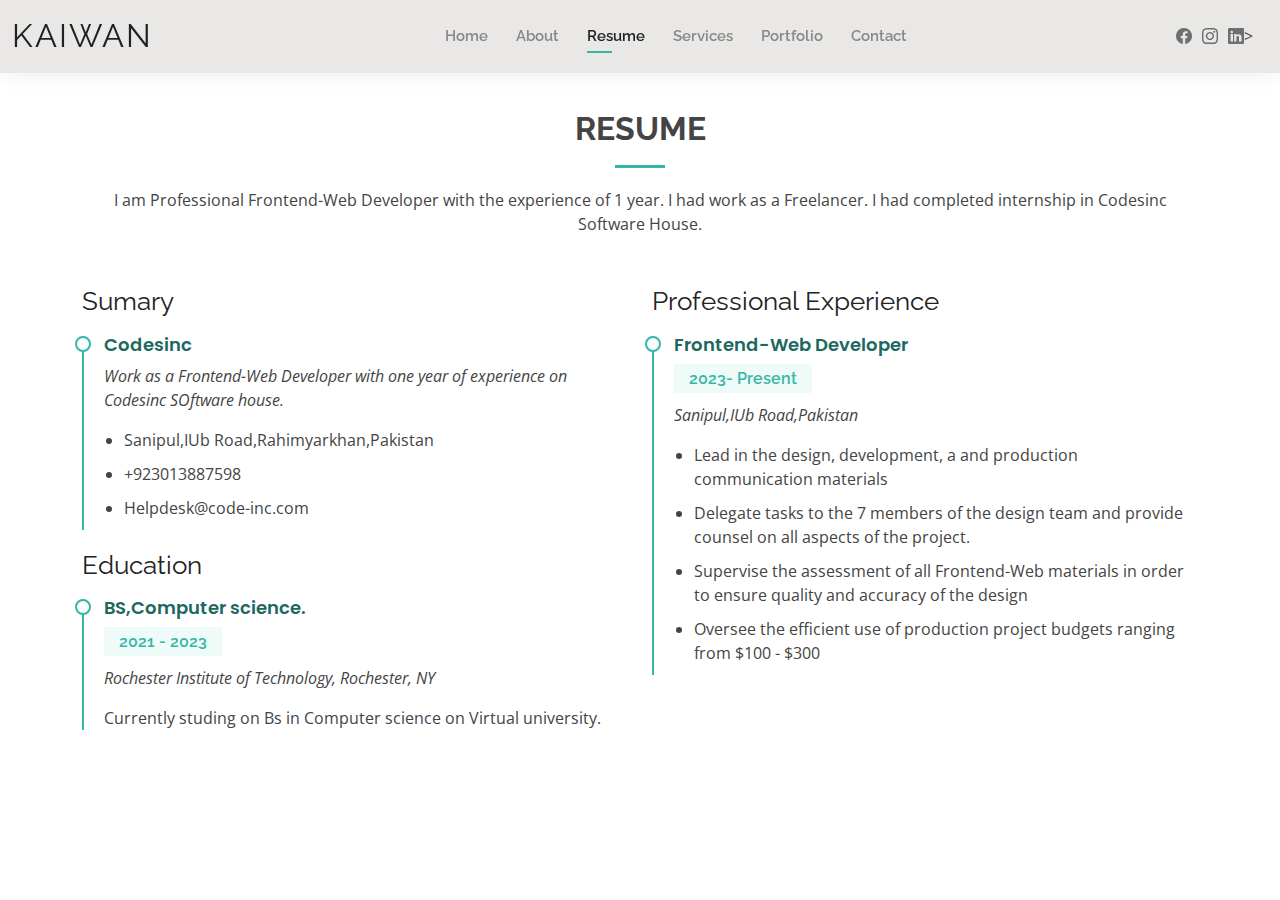
<file: resume.html>
<!DOCTYPE html>
<html lang="en">

<head>
  <meta charset="utf-8">
  <meta content="width=device-width, initial-scale=1.0" name="viewport">

  <title>Resume - kaiwan's portfolio</title>
  <meta content="" name="description">
  <meta content="" name="keywords">

  <!-- Favicons -->
  <link href="assets/img/images.png" rel="icon">
  <!-- <link href="assets/img/apple-touch-icon.png" rel="apple-touch-icon"> -->

  <!-- Google Fonts -->
  <link href="https://fonts.googleapis.com/css?family=Open+Sans:300,300i,400,400i,600,600i,700,700i|Raleway:300,300i,400,400i,500,500i,600,600i,700,700i|Poppins:300,300i,400,400i,500,500i,600,600i,700,700i" rel="stylesheet">

  <!-- Vendor CSS Files -->
  <link href="assets/vendor/aos/aos.css" rel="stylesheet">
  <link href="assets/vendor/bootstrap/css/bootstrap.min.css" rel="stylesheet">
  <link href="assets/vendor/bootstrap-icons/bootstrap-icons.css" rel="stylesheet">
  <link href="assets/vendor/boxicons/css/boxicons.min.css" rel="stylesheet">
  <link href="assets/vendor/glightbox/css/glightbox.min.css" rel="stylesheet">
  <link href="assets/vendor/swiper/swiper-bundle.min.css" rel="stylesheet">

  <!-- Template Main CSS File -->
  <link href="assets/css/style.css" rel="stylesheet">

  <!-- =======================================================
  * Template Name: Kelly
  * Updated: Sep 18 2023 with Bootstrap v5.3.2
  * Template URL: https://bootstrapmade.com/kelly-free-bootstrap-cv-resume-html-template/
  * Author: BootstrapMade.com
  * License: https://bootstrapmade.com/license/
  ======================================================== -->
</head>

<body>

  <!-- ======= Header ======= -->
  <header id="header" class="fixed-top">
    <div class="container-fluid d-flex justify-content-between align-items-center">

      <h1 class="logo me-auto me-lg-0"><a href="index.html">KAIWAN</a></h1>
      <!-- Uncomment below if you prefer to use an image logo -->
      <!-- <a href="index.html" class="logo"><img src="assets/img/logo.png" alt="" class="img-fluid"></a>-->

      <nav id="navbar" class="navbar order-last order-lg-0">
        <ul>
          <li><a href="index.html">Home</a></li>
          <li><a href="about.html">About</a></li>
          <li><a class="active" href="resume.html">Resume</a></li>
          <li><a href="services.html">Services</a></li>
          <li><a href="portfolio.html">Portfolio</a></li>
          <li><a href="contact.html">Contact</a></li>
        </ul>
        <i class="bi bi-list mobile-nav-toggle"></i>
      </nav><!-- .navbar -->

      <div class="header-social-links">
        <!-- <a href="#" class="twitter"><i class="bi bi-twitter"></i></a> -->
        <a href="https://www.facebook.com/kaiwan.ali.33/" class="facebook"><i class="bi bi-facebook"></i></a>
        <a href="https://www.instagram.com/kaiwan8390/" class="instagram"><i class="bi bi-instagram"></i></a>
        <a href="https://www.linkedin.com/in/kaiwan-manz-57bb88225/" target="_blank" rel="noopener noreferrer" class="linkedin"><i class="bi bi-linkedin"></i></i></a>>
      </div>

    </div>

  </header><!-- End Header -->

  <main id="main">

    <!-- ======= Resume Section ======= -->
    <section id="resume" class="resume">
      <div class="container" data-aos="fade-up">

        <div class="section-title">
          <h2>Resume</h2>
          <p>I am Professional Frontend-Web Developer with  the experience of 1 year. I had work as a Freelancer. I had completed internship in Codesinc Software House. </p>
        </div>

        <div class="row">
          <div class="col-lg-6">
            <h3 class="resume-title">Sumary</h3>
            <div class="resume-item pb-0">
              <h4>Codesinc</h4>
              <p><em>Work as a Frontend-Web Developer with one year of experience on Codesinc SOftware house.</em></p>
              <p>
              <ul>
                <li>Sanipul,IUb Road,Rahimyarkhan,Pakistan </li>
                <li>+923013887598</li>
                <li>Helpdesk@code-inc.com</li>
              </ul>
              </p>
            </div>

            <h3 class="resume-title">Education</h3>
            <div class="resume-item">
              <h4>BS,Computer science.</h4>
              <h5>2021 - 2023</h5>
              <p><em>Rochester Institute of Technology, Rochester, NY</em></p>
              <p>Currently studing on Bs in Computer science on Virtual university.</p>
            </div>
            <!-- <div class="resume-item">
              <h4>Bachelor of Fine Arts &amp; Graphic Design</h4>
              <h5>2010 - 2014</h5>
              <p><em>Virtual university, Pakistan</em></p>
              <p>Currently studing in Virtual university of Pakistan</p>
            </div> -->
          </div>
          <div class="col-lg-6">
            <h3 class="resume-title">Professional Experience</h3>
            <div class="resume-item">
              <h4>Frontend-Web Developer</h4>
              <h5>2023- Present</h5>
              <p><em>Sanipul,IUb Road,Pakistan </em></p>
              <p>
              <ul>
                <li>Lead in the design, development, a and production communication materials</li>
                <li>Delegate tasks to the 7 members of the design team and provide counsel on all aspects of the project. </li>
                <li>Supervise the assessment of all Frontend-Web materials in order to ensure quality and accuracy of the design</li>
                <li>Oversee the efficient use of production project budgets ranging from $100 - $300</li>
              </ul>
              </p>
            </div>
            <!-- <div class="resume-item">
              <h4>Graphic design specialist</h4>
              <h5>2017 - 2018</h5>
              <p><em>Stepping Stone Advertising, New York, NY</em></p>
              <p>
              <ul>
                <li>Developed numerous marketing programs (logos, brochures,infographics, presentations, and advertisements).</li>
                <li>Managed up to 5 projects or tasks at a given time while under pressure</li>
                <li>Recommended and consulted with clients on the most appropriate graphic design</li>
                <li>Created 4+ design presentations and proposals a month for clients and account managers</li>
              </ul>
              </p>
            </div> -->
          </div>
        </div>

      </div>
    </section><!-- End Resume Section -->

  </main><!-- End #main -->

  <!-- ======= Footer ======= -->
  <!-- <footer id="footer">
    <div class="container">
      <div class="copyright">
        &copy; Copyright <strong><span>Kelly</span></strong>. All Rights Reserved
      </div> -->
      <div class="credits">
        <!-- All the links in the footer should remain intact. -->
        <!-- You can delete the links only if you purchased the pro version. -->
        <!-- Licensing information: https://bootstrapmade.com/license/ -->
        <!-- Purchase the pro version with working PHP/AJAX contact form: https://bootstrapmade.com/kelly-free-bootstrap-cv-resume-html-template/ -->
        <!-- Designed by <a href="https://bootstrapmade.com/">BootstrapMade</a> -->
      </div>
    </div>
  </footer><!-- End  Footer -->

  <div id="preloader"></div>
  <a href="#" class="back-to-top d-flex align-items-center justify-content-center"><i class="bi bi-arrow-up-short"></i></a>

  <!-- Vendor JS Files -->
  <script src="assets/vendor/purecounter/purecounter_vanilla.js"></script>
  <script src="assets/vendor/aos/aos.js"></script>
  <script src="assets/vendor/bootstrap/js/bootstrap.bundle.min.js"></script>
  <script src="assets/vendor/glightbox/js/glightbox.min.js"></script>
  <script src="assets/vendor/isotope-layout/isotope.pkgd.min.js"></script>
  <script src="assets/vendor/swiper/swiper-bundle.min.js"></script>
  <script src="assets/vendor/waypoints/noframework.waypoints.js"></script>
  <script src="assets/vendor/php-email-form/validate.js"></script>

  <!-- Template Main JS File -->
  <script src="assets/js/main.js"></script>

</body>

</html>
</file>
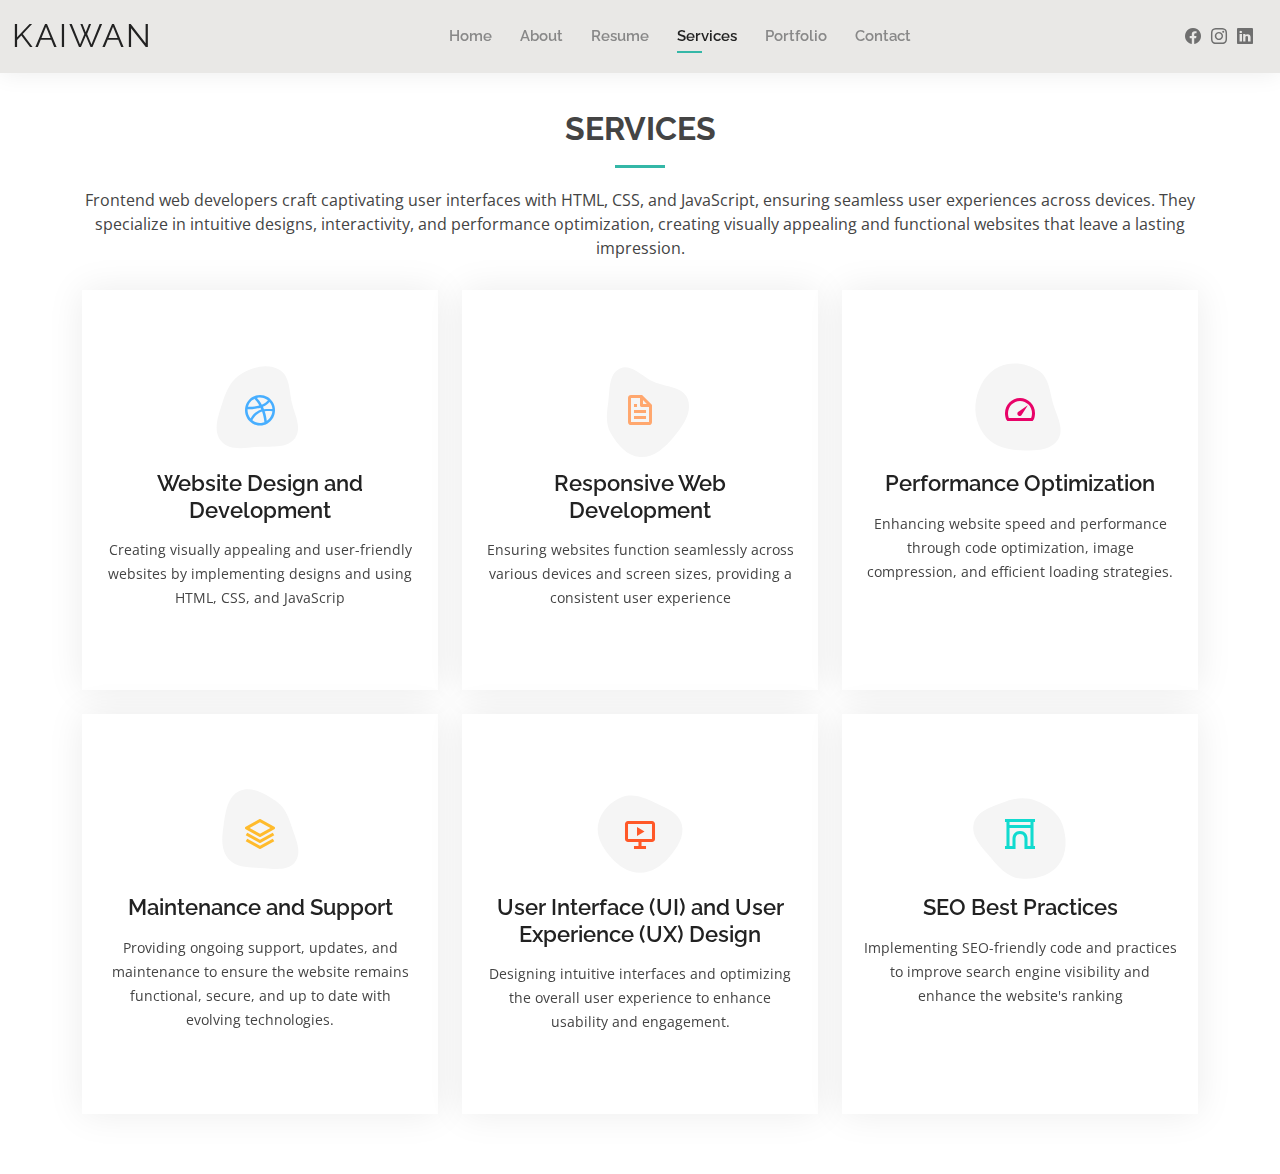
<file: services.html>
<!DOCTYPE html>
<html lang="en">

<head>
  <meta charset="utf-8">
  <meta content="width=device-width, initial-scale=1.0" name="viewport">

  <title>Services - kaiwan'portfolio</title>
  <meta content="" name="description">
  <meta content="" name="keywords">

  <!-- Favicons -->
  <link href="assets/img/images.png" rel="icon">
  <!-- <link href="assets/img/apple-touch-icon.png" rel="apple-touch-icon"> -->

  <!-- Google Fonts -->
  <link href="https://fonts.googleapis.com/css?family=Open+Sans:300,300i,400,400i,600,600i,700,700i|Raleway:300,300i,400,400i,500,500i,600,600i,700,700i|Poppins:300,300i,400,400i,500,500i,600,600i,700,700i" rel="stylesheet">

  <!-- Vendor CSS Files -->
  <link href="assets/vendor/aos/aos.css" rel="stylesheet">
  <link href="assets/vendor/bootstrap/css/bootstrap.min.css" rel="stylesheet">
  <link href="assets/vendor/bootstrap-icons/bootstrap-icons.css" rel="stylesheet">
  <link href="assets/vendor/boxicons/css/boxicons.min.css" rel="stylesheet">
  <link href="assets/vendor/glightbox/css/glightbox.min.css" rel="stylesheet">
  <link href="assets/vendor/swiper/swiper-bundle.min.css" rel="stylesheet">

  <!-- Template Main CSS File -->
  <link href="assets/css/style.css" rel="stylesheet">

  <!-- =======================================================
  * Template Name: Kelly
  * Updated: Sep 18 2023 with Bootstrap v5.3.2
  * Template URL: https://bootstrapmade.com/kelly-free-bootstrap-cv-resume-html-template/
  * Author: BootstrapMade.com
  * License: https://bootstrapmade.com/license/
  ======================================================== -->
</head>

<body>

  <!-- ======= Header ======= -->
  <header id="header" class="fixed-top">
    <div class="container-fluid d-flex justify-content-between align-items-center">

      <h1 class="logo me-auto me-lg-0"><a href="index.html">KAIWAN</a></h1>
      <!-- Uncomment below if you prefer to use an image logo -->
      <!-- <a href="index.html" class="logo"><img src="assets/img/logo.png" alt="" class="img-fluid"></a>-->

      <nav id="navbar" class="navbar order-last order-lg-0">
        <ul>
          <li><a href="index.html">Home</a></li>
          <li><a href="about.html">About</a></li>
          <li><a href="resume.html">Resume</a></li>
          <li><a class="active" href="services.html">Services</a></li>
          <li><a href="portfolio.html">Portfolio</a></li>
          <li><a href="contact.html">Contact</a></li>
        </ul>
        <i class="bi bi-list mobile-nav-toggle"></i>
      </nav><!-- .navbar -->

      <div class="header-social-links">
        <!-- <a href="#" class="twitter"><i class="bi bi-twitter"></i></a> -->
        <a href="https://www.facebook.com/kaiwan.ali.33/" class="facebook"><i class="bi bi-facebook"></i></a>
        <a href="https://www.instagram.com/kaiwan8390/" class="instagram"><i class="bi bi-instagram"></i></a>
        <a href="https://www.linkedin.com/in/kaiwan-manz-57bb88225/" target="_blank" rel="noopener noreferrer" class="linkedin"><i class="bi bi-linkedin"></i></i></a>
      </div>

    </div>

  </header><!-- End Header -->

  <main id="main">

    <!-- ======= Services Section ======= -->
    <section id="services" class="services">
      <div class="container" data-aos="fade-up">

        <div class="section-title">
          <h2>Services</h2>
          <p>Frontend web developers craft captivating user interfaces with HTML, CSS, and JavaScript, ensuring seamless user experiences across devices. They specialize in intuitive designs, interactivity, and performance optimization, creating visually appealing and functional websites that leave a lasting impression.</p>
        </div>

        <div class="row">
          <div class="col-lg-4 col-md-6 d-flex align-items-stretch" data-aos="zoom-in" data-aos-delay="100">
            <div class="icon-box iconbox-blue">
              <div class="icon">
                <svg width="100" height="100" viewBox="0 0 600 600" xmlns="http://www.w3.org/2000/svg">
                  <path stroke="none" stroke-width="0" fill="#f5f5f5" d="M300,521.0016835830174C376.1290562159157,517.8887921683347,466.0731472004068,529.7835943286574,510.70327084640275,468.03025145048787C554.3714126377745,407.6079735673963,508.03601936045806,328.9844924480964,491.2728898941984,256.3432110539036C474.5976632858925,184.082847569629,479.9380746630129,96.60480741107993,416.23090153303,58.64404602377083C348.86323505073057,18.502131276798302,261.93793281208167,40.57373210992963,193.5410806939664,78.93577620505333C130.42746243093433,114.334589627462,98.30271207620316,179.96522072025542,76.75703585869454,249.04625023123273C51.97151888228291,328.5150500222984,13.704378332031375,421.85034740162234,66.52175969318436,486.19268352777647C119.04800174914682,550.1803526380478,217.28368757567262,524.383925680826,300,521.0016835830174"></path>
                </svg>
                <i class="bx bxl-dribbble"></i>
              </div>
              <h4><a href="">Website Design and Development</a></h4>
              <p>Creating visually appealing and user-friendly websites by implementing designs and using HTML, CSS, and JavaScrip</p>
            </div>
          </div>

          <div class="col-lg-4 col-md-6 d-flex align-items-stretch mt-4 mt-md-0" data-aos="zoom-in" data-aos-delay="200">
            <div class="icon-box iconbox-orange ">
              <div class="icon">
                <svg width="100" height="100" viewBox="0 0 600 600" xmlns="http://www.w3.org/2000/svg">
                  <path stroke="none" stroke-width="0" fill="#f5f5f5" d="M300,582.0697525312426C382.5290701553225,586.8405444964366,449.9789794690241,525.3245884688669,502.5850820975895,461.55621195738473C556.606425686781,396.0723002908107,615.8543463187945,314.28637112970534,586.6730223649479,234.56875336149918C558.9533121215079,158.8439757836574,454.9685369536778,164.00468322053177,381.49747125262974,130.76875717737553C312.15926192815925,99.40240125094834,248.97055460311594,18.661163978235184,179.8680185752513,50.54337015887873C110.5421016452524,82.52863877960104,119.82277516462835,180.83849132639028,109.12597500060166,256.43424936330496C100.08760227029461,320.3096726198365,92.17705696193138,384.0621239912766,124.79988738764834,439.7174275375508C164.83382741302287,508.01625554203684,220.96474134820875,577.5009287672846,300,582.0697525312426"></path>
                </svg>
                <i class="bx bx-file"></i>
              </div>
              <h4><a href="">Responsive Web Development</a></h4>
              <p>Ensuring websites function seamlessly across various devices and screen sizes, providing a consistent user experience</p>
            </div>
          </div>

          <div class="col-lg-4 col-md-6 d-flex align-items-stretch mt-4 mt-lg-0" data-aos="zoom-in" data-aos-delay="300">
            <div class="icon-box iconbox-pink">
              <div class="icon">
                <svg width="100" height="100" viewBox="0 0 600 600" xmlns="http://www.w3.org/2000/svg">
                  <path stroke="none" stroke-width="0" fill="#f5f5f5" d="M300,541.5067337569781C382.14930387511276,545.0595476570109,479.8736841581634,548.3450877840088,526.4010558755058,480.5488172755941C571.5218469581645,414.80211281144784,517.5187510058486,332.0715597781072,496.52539010469104,255.14436215662573C477.37192572678356,184.95920475031193,473.57363656557914,105.61284051026155,413.0603344069578,65.22779650032875C343.27470386102294,18.654635553484475,251.2091493199835,5.337323636656869,175.0934190732945,40.62881213300186C97.87086631185822,76.43348514350839,51.98124368387456,156.15599469081315,36.44837278890362,239.84606092416172C21.716077023791087,319.22268207091537,43.775223500013084,401.1760424656574,96.891909868211,461.97329694683043C147.22146801428983,519.5804099606455,223.5754009179313,538.201503339737,300,541.5067337569781"></path>
                </svg>
                <i class="bx bx-tachometer"></i>
              </div>
              <h4><a href="">Performance Optimization</a></h4>
              <p>Enhancing website speed and performance through code optimization, image compression, and efficient loading strategies.</p>
            </div>
          </div>

          <div class="col-lg-4 col-md-6 d-flex align-items-stretch mt-4" data-aos="zoom-in" data-aos-delay="100">
            <div class="icon-box iconbox-yellow">
              <div class="icon">
                <svg width="100" height="100" viewBox="0 0 600 600" xmlns="http://www.w3.org/2000/svg">
                  <path stroke="none" stroke-width="0" fill="#f5f5f5" d="M300,503.46388370962813C374.79870501325706,506.71871716319447,464.8034551963731,527.1746412648533,510.4981551193396,467.86667711651364C555.9287308511215,408.9015244558933,512.6030010748507,327.5744911775523,490.211057578863,256.5855673507754C471.097692560561,195.9906835881958,447.69079081568157,138.11976852964426,395.19560036434837,102.3242989838813C329.3053358748298,57.3949838291264,248.02791733380457,8.279543830951368,175.87071277845988,42.242879143198664C103.41431057327972,76.34704239035025,93.79494320519305,170.9812938413882,81.28167332365135,250.07896920659033C70.17666984294237,320.27484674793965,64.84698225790005,396.69656628748305,111.28512138212992,450.4950937839243C156.20124167950087,502.5303643271138,231.32542653798444,500.4755392045468,300,503.46388370962813"></path>
                </svg>
                <i class="bx bx-layer"></i>
              </div>
              <h4><a href="">Maintenance and Support</a></h4>
              <p>Providing ongoing support, updates, and maintenance to ensure the website remains functional, secure, and up to date with evolving technologies.</p>
            </div>
          </div>

          <div class="col-lg-4 col-md-6 d-flex align-items-stretch mt-4" data-aos="zoom-in" data-aos-delay="200">
            <div class="icon-box iconbox-red">
              <div class="icon">
                <svg width="100" height="100" viewBox="0 0 600 600" xmlns="http://www.w3.org/2000/svg">
                  <path stroke="none" stroke-width="0" fill="#f5f5f5" d="M300,532.3542879108572C369.38199826031484,532.3153073249985,429.10787420159085,491.63046689027357,474.5244479745417,439.17860296908856C522.8885846962883,383.3225815378663,569.1668002868075,314.3205725914397,550.7432151929288,242.7694973846089C532.6665558377875,172.5657663291529,456.2379748765914,142.6223662098291,390.3689995646985,112.34683881706744C326.66090330228417,83.06452184765237,258.84405631176094,53.51806209861945,193.32584062364296,78.48882559362697C121.61183558270385,105.82097193414197,62.805066853699245,167.19869350419734,48.57481801355237,242.6138429142374C34.843463184063346,315.3850353017275,76.69343916112496,383.4422959591041,125.22947124332185,439.3748458443577C170.7312796277747,491.8107796887764,230.57421082200815,532.3932930995766,300,532.3542879108572"></path>
                </svg>
                <i class="bx bx-slideshow"></i>
              </div>
              <h4><a href="">User Interface (UI) and User Experience (UX) Design</a></h4>
              <p>Designing intuitive interfaces and optimizing the overall user experience to enhance usability and engagement.</p>
            </div>
          </div>

          <div class="col-lg-4 col-md-6 d-flex align-items-stretch mt-4" data-aos="zoom-in" data-aos-delay="300">
            <div class="icon-box iconbox-teal">
              <div class="icon">
                <svg width="100" height="100" viewBox="0 0 600 600" xmlns="http://www.w3.org/2000/svg">
                  <path stroke="none" stroke-width="0" fill="#f5f5f5" d="M300,566.797414625762C385.7384707136149,576.1784315230908,478.7894351017131,552.8928747891023,531.9192734346935,484.94944893311C584.6109503024035,417.5663521118492,582.489472248146,322.67544863468447,553.9536738515405,242.03673114598146C529.1557734026468,171.96086150256528,465.24506316201064,127.66468636344209,395.9583748389544,100.7403814666027C334.2173773831606,76.7482773500951,269.4350130405921,84.62216499799875,207.1952322260088,107.2889140133804C132.92018162631612,134.33871894543012,41.79353780512637,160.00259165414826,22.644507872594943,236.69541883565114C3.319112789854554,314.0945973066697,72.72355303640163,379.243833228382,124.04198916343866,440.3218312028393C172.9286146004772,498.5055451809895,224.45579914871206,558.5317968840102,300,566.797414625762"></path>
                </svg>
                <i class="bx bx-arch"></i>
              </div>
              <h4><a href="">SEO Best Practices</a></h4>
              <p>Implementing SEO-friendly code and practices to improve search engine visibility and enhance the website's ranking</p>
            </div>
          </div>
        </div>

      </div>
    </section><!-- End Services Section -->

  </main><!-- End #main -->

  <!-- ======= Footer ======= -->
  <!-- <footer id="footer">
    <div class="container">
      <div class="copyright">
        &copy; Copyright <strong><span>Kelly</span></strong>. All Rights Reserved
      </div> -->
      <div class="credits">
        <!-- All the links in the footer should remain intact. -->
        <!-- You can delete the links only if you purchased the pro version. -->
        <!-- Licensing information: https://bootstrapmade.com/license/ -->
        <!-- Purchase the pro version with working PHP/AJAX contact form: https://bootstrapmade.com/kelly-free-bootstrap-cv-resume-html-template/ -->
        <!-- Designed by <a href="https://bootstrapmade.com/">BootstrapMade</a> -->
      </div>
    </div>
  </footer><!-- End  Footer -->

  <div id="preloader"></div>
  <a href="#" class="back-to-top d-flex align-items-center justify-content-center"><i class="bi bi-arrow-up-short"></i></a>

  <!-- Vendor JS Files -->
  <script src="assets/vendor/purecounter/purecounter_vanilla.js"></script>
  <script src="assets/vendor/aos/aos.js"></script>
  <script src="assets/vendor/bootstrap/js/bootstrap.bundle.min.js"></script>
  <script src="assets/vendor/glightbox/js/glightbox.min.js"></script>
  <script src="assets/vendor/isotope-layout/isotope.pkgd.min.js"></script>
  <script src="assets/vendor/swiper/swiper-bundle.min.js"></script>
  <script src="assets/vendor/waypoints/noframework.waypoints.js"></script>
  <script src="assets/vendor/php-email-form/validate.js"></script>

  <!-- Template Main JS File -->
  <script src="assets/js/main.js"></script>

</body>

</html>
</file>
<file: assets/css/style.css>
/**
* Template Name: Kelly
* Updated: Sep 18 2023 with Bootstrap v5.3.2
* Template URL: https://bootstrapmade.com/kelly-free-bootstrap-cv-resume-html-template/
* Author: BootstrapMade.com
* License: https://bootstrapmade.com/license/
*/

/*--------------------------------------------------------------
# General
--------------------------------------------------------------*/
body {
  font-family: "Open Sans", sans-serif;
  color: #444444;
}

a {
  color: #34b7a7;
  text-decoration: none;
}

a:hover {
  color: #51cdbe;
  text-decoration: none;
}

h1,
h2,
h3,
h4,
h5,
h6 {
  font-family: "Raleway", sans-serif;
}

#main {
  margin-top: 50px;
}

@media (max-width: 992px) {
  #main {
    margin-top: 30px;
  }
}

/*--------------------------------------------------------------
# Preloader
--------------------------------------------------------------*/
#preloader {
  position: fixed;
  top: 0;
  left: 0;
  right: 0;
  bottom: 0;
  z-index: 9999;
  overflow: hidden;
  background: #fff;
}

#preloader:before {
  content: "";
  position: fixed;
  top: calc(50% - 30px);
  left: calc(50% - 30px);
  border: 6px solid #34b7a7;
  border-top-color: #dcf5f2;
  border-radius: 50%;
  width: 60px;
  height: 60px;
  animation: animate-preloader 1s linear infinite;
}

@keyframes animate-preloader {
  0% {
    transform: rotate(0deg);
  }

  100% {
    transform: rotate(360deg);
  }
}

/*--------------------------------------------------------------
# Back to top button
--------------------------------------------------------------*/
.back-to-top {
  position: fixed;
  visibility: hidden;
  opacity: 0;
  right: 15px;
  bottom: 15px;
  z-index: 996;
  background: #34b7a7;
  width: 40px;
  height: 40px;
  border-radius: 50px;
  transition: all 0.4s;
}

.back-to-top i {
  font-size: 24px;
  color: #fff;
  line-height: 0;
}

.back-to-top:hover {
  background: #49cbbb;
  color: #fff;
}

.back-to-top.active {
  visibility: visible;
  opacity: 1;
}

/*--------------------------------------------------------------
# Header
--------------------------------------------------------------*/
#header {
  background: #e9e8e6;
  box-shadow: 0px 0px 25px 0 rgba(0, 0, 0, 0.08);
  z-index: 997;
  padding: 15px 0;
}

#header .logo {
  font-size: 32px;
  margin: 0;
  padding: 0;
  line-height: 1;
  font-weight: 400;
  letter-spacing: 2px;
  text-transform: uppercase;
}

#header .logo a {
  color: #222222;
}

#header .logo img {
  max-height: 40px;
}

@media (max-width: 992px) {
  #header .logo {
    font-size: 28px;
  }
}

/*--------------------------------------------------------------
# Header Social Links
--------------------------------------------------------------*/
.header-social-links {
  padding-right: 15px;
}

.header-social-links a {
  color: #6f6f6f;
  padding-left: 6px;
  display: inline-block;
  line-height: 0px;
  transition: 0.3s;
  font-size: 16px;
}

.header-social-links a:hover {
  color: #34b7a7;
}

/*--------------------------------------------------------------
# Navigation Menu
--------------------------------------------------------------*/
/**
* Desktop Navigation 
*/
.navbar {
  padding: 0;
}

.navbar ul {
  margin: 0;
  padding: 0;
  display: flex;
  list-style: none;
  align-items: center;
}

.navbar li {
  position: relative;
  padding: 10px 0 10px 28px;
}

.navbar a,
.navbar a:focus {
  display: flex;
  align-items: center;
  justify-content: space-between;
  font-family: "Raleway", sans-serif;
  font-size: 15px;
  font-weight: 600;
  color: #888888;
  white-space: nowrap;
  transition: 0.3s;
  position: relative;
}

.navbar a i,
.navbar a:focus i {
  font-size: 12px;
  line-height: 0;
  margin-left: 5px;
}

.navbar>ul>li>a:before {
  content: "";
  position: absolute;
  width: 0;
  height: 2px;
  bottom: -5px;
  left: 0;
  background-color: #34b7a7;
  visibility: hidden;
  width: 0px;
  transition: all 0.3s ease-in-out 0s;
}

.navbar a:hover:before,
.navbar li:hover>a:before,
.navbar .active:before {
  visibility: visible;
  width: 25px;
}

.navbar a:hover,
.navbar .active,
.navbar .active:focus,
.navbar li:hover>a {
  color: #222222;
}

.navbar .dropdown ul {
  display: block;
  position: absolute;
  left: 14px;
  top: calc(100% + 30px);
  margin: 0;
  padding: 10px 0;
  z-index: 99;
  opacity: 0;
  visibility: hidden;
  background: #fff;
  box-shadow: 0px 0px 30px rgba(127, 137, 161, 0.25);
  transition: 0.3s;
  border-radius: 4px;
}

.navbar .dropdown ul li {
  min-width: 200px;
  padding: 0;
}

.navbar .dropdown ul a {
  padding: 10px 20px;
  font-size: 15px;
  text-transform: none;
  font-weight: 600;
}

.navbar .dropdown ul a i {
  font-size: 12px;
}

.navbar .dropdown ul a:hover,
.navbar .dropdown ul .active:hover,
.navbar .dropdown ul li:hover>a {
  color: #34b7a7;
}

.navbar .dropdown:hover>ul {
  opacity: 1;
  top: 100%;
  visibility: visible;
}

.navbar .dropdown .dropdown ul {
  top: 0;
  left: calc(100% - 30px);
  visibility: hidden;
}

.navbar .dropdown .dropdown:hover>ul {
  opacity: 1;
  top: 0;
  left: 100%;
  visibility: visible;
}

@media (max-width: 1366px) {
  .navbar .dropdown .dropdown ul {
    left: -90%;
  }

  .navbar .dropdown .dropdown:hover>ul {
    left: -100%;
  }
}

/**
* Mobile Navigation 
*/
.mobile-nav-toggle {
  color: #222222;
  font-size: 28px;
  cursor: pointer;
  display: none;
  line-height: 0;
  transition: 0.5s;
}

.mobile-nav-toggle.bi-x {
  color: #fff;
}

@media (max-width: 991px) {
  .mobile-nav-toggle {
    display: block;
  }

  .navbar ul {
    display: none;
  }
}

.navbar-mobile {
  position: fixed;
  overflow: hidden;
  top: 0;
  right: 0;
  left: 0;
  bottom: 0;
  background: rgba(9, 9, 9, 0.9);
  transition: 0.3s;
  z-index: 999;
}

.navbar-mobile .mobile-nav-toggle {
  position: absolute;
  top: 15px;
  right: 15px;
}

.navbar-mobile ul {
  display: block;
  position: absolute;
  top: 55px;
  right: 15px;
  bottom: 15px;
  left: 15px;
  padding: 10px 0;
  border-radius: 10px;
  background-color: #fff;
  overflow-y: auto;
  transition: 0.3s;
}

.navbar-mobile a,
.navbar-mobile a:focus {
  font-size: 15px;
  padding-right: 15px;
  color: #222222;
}

.navbar-mobile a:hover,
.navbar-mobile .active,
.navbar-mobile li:hover>a {
  color: #34b7a7;
}

.navbar-mobile .getstarted,
.navbar-mobile .getstarted:focus {
  margin: 15px;
}

.navbar-mobile .dropdown ul {
  position: static;
  display: none;
  margin: 10px 20px;
  padding: 10px 0;
  z-index: 99;
  opacity: 1;
  visibility: visible;
  background: #fff;
  box-shadow: 0px 0px 30px rgba(127, 137, 161, 0.25);
}

.navbar-mobile .dropdown ul li {
  min-width: 200px;
}

.navbar-mobile .dropdown ul a {
  padding: 10px 20px;
}

.navbar-mobile .dropdown ul a i {
  font-size: 12px;
}

.navbar-mobile .dropdown ul a:hover,
.navbar-mobile .dropdown ul .active:hover,
.navbar-mobile .dropdown ul li:hover>a {
  color: #34b7a7;
}

.navbar-mobile .dropdown>.dropdown-active {
  display: block;
}

/*--------------------------------------------------------------
# Hero Section
--------------------------------------------------------------*/
#hero {
  width: 100%;
  height: 100vh;
  background: rgb(0, 0, 0) url("../img/hero-bg.jpg") top right;
  background-size: cover;
}

#hero .container {
  padding-top: 70px;
  position: relative;
}

@media (max-width: 992px) {
  #hero .container {
    padding-top: 58px;
  }
}

#hero h1 {
  margin: 0;
  font-size: 48px;
  font-weight: 700;
  line-height: 56px;
  color:white;
}

#hero h2 {
  color: #fdf8f8cb;
  margin: 10px 0 0 0;
  font-size: 22px;
}

#hero .btn-about {
  font-family: "Raleway", sans-serif;
  text-transform: uppercase;
  font-weight: 600;
  font-size: 12px;
  letter-spacing: 1px;
  display: inline-block;
  padding: 12px 40px;
  border-radius: 50px;
  transition: 0.5s;
  margin-top: 30px;
  color: #fff;
  background: #34b7a7;
}

#hero .btn-about:hover {
  background: #3dc8b7;
}

@media (min-width: 1024px) {
  #hero {
    background-attachment: fixed;
  }
}

@media (max-width: 992px) {
  #hero:before {
    content: "";
    background: rgba(255, 255, 255, 0.8);
    position: absolute;
    bottom: 0;
    top: 0;
    left: 0;
    right: 0;
  }

  #hero h1 {
    font-size: 28px;
    line-height: 36px;
  }

  #hero h2 {
    font-size: 18px;
    line-height: 24px;
  }
}

/*--------------------------------------------------------------
# Sections General
--------------------------------------------------------------*/
section {
  padding: 60px 0;
}

.section-bg {
  background-color: #e7f8f6;
}

.section-title {
  text-align: center;
  padding-bottom: 30px;
}

.section-title h2 {
  font-size: 32px;
  font-weight: bold;
  text-transform: uppercase;
  margin-bottom: 20px;
  padding-bottom: 20px;
  position: relative;
}

.section-title h2::after {
  content: "";
  position: absolute;
  display: block;
  width: 50px;
  height: 3px;
  background: #34b7a7;
  bottom: 0;
  left: calc(50% - 25px);
}

.section-title p {
  margin-bottom: 0;
}

/*--------------------------------------------------------------
# Cta
--------------------------------------------------------------*/
.cta {
  background: linear-gradient(rgba(0, 0, 0, 0.6), rgba(0, 0, 0, 0.6)), url("../img/bg-1.jpg") fixed center center;
  background-size: cover;
  padding: 80px 0;
}

.cta h3 {
  color: #fff;
  font-size: 28px;
  font-weight: 700;
}

.cta p {
  color: #fff;
}

.cta .cta-btn {
  font-family: "Raleway", sans-serif;
  text-transform: uppercase;
  font-weight: 500;
  font-size: 16px;
  letter-spacing: 1px;
  display: inline-block;
  padding: 8px 20px;
  border-radius: 2px;
  transition: 0.5s;
  margin: 10px;
  border: 2px solid #fff;
  color: #fff;
}

.cta .cta-btn:hover {
  background: #34b7a7;
  border: 2px solid #34b7a7;
}

@media (max-width: 1024px) {
  .cta {
    background-attachment: scroll;
  }
}

@media (min-width: 769px) {
  .cta .cta-btn-container {
    display: flex;
    align-items: center;
    justify-content: flex-end;
  }
}

/*--------------------------------------------------------------
# About
--------------------------------------------------------------*/
.about .content h3 {
  font-weight: 700;
  font-size: 26px;
  color: #555555;
}

.about .content ul {
  list-style: none;
  padding: 0;
}

.about .content ul li {
  padding-bottom: 10px;
}

.about .content ul i {
  font-size: 20px;
  padding-right: 2px;
  color: #34b7a7;
}

.about .content p:last-child {
  margin-bottom: 0;
}

/*--------------------------------------------------------------
# Skills
--------------------------------------------------------------*/
.skills .progress {
  height: 60px;
  display: block;
  background: none;
  border-radius: 0;
}

.skills .progress .skill {
  padding: 10px 0;
  margin: 0 0 6px 0;
  text-transform: uppercase;
  display: block;
  font-weight: 600;
  font-family: "Poppins", sans-serif;
  color: #222222;
}

.skills .progress .skill .val {
  float: right;
  font-style: normal;
}

.skills .progress-bar-wrap {
  background: #f3f3f3;
}

.skills .progress-bar {
  width: 1px;
  height: 10px;
  transition: 0.9s;
  background-color: #34b7a7;
}

/*--------------------------------------------------------------
# Facts
--------------------------------------------------------------*/
.facts .counters span {
  font-size: 48px;
  display: block;
  color: #34b7a7;
}

.facts .counters p {
  padding: 0;
  margin: 0 0 20px 0;
  font-family: "Raleway", sans-serif;
  font-size: 14px;
}

/*--------------------------------------------------------------
# Testimonials
--------------------------------------------------------------*/
.testimonials .section-header {
  margin-bottom: 40px;
}

.testimonials .testimonials-carousel,
.testimonials .testimonials-slider {
  overflow: hidden;
}

.testimonials .testimonial-item {
  text-align: center;
}

.testimonials .testimonial-item .testimonial-img {
  width: 120px;
  border-radius: 50%;
  border: 4px solid #fff;
  margin: 0 auto;
}

.testimonials .testimonial-item h3 {
  font-size: 20px;
  font-weight: bold;
  margin: 10px 0 5px 0;
  color: #111;
}

.testimonials .testimonial-item h4 {
  font-size: 14px;
  color: #999;
  margin: 0 0 15px 0;
}

.testimonials .testimonial-item .quote-icon-left,
.testimonials .testimonial-item .quote-icon-right {
  color: #c8efea;
  font-size: 26px;
}

.testimonials .testimonial-item .quote-icon-left {
  display: inline-block;
  left: -5px;
  position: relative;
}

.testimonials .testimonial-item .quote-icon-right {
  display: inline-block;
  right: -5px;
  position: relative;
  top: 10px;
}

.testimonials .testimonial-item p {
  font-style: italic;
  margin: 0 auto 15px auto;
}

@media (min-width: 992px) {
  .testimonials .testimonial-item p {
    width: 80%;
  }
}

.testimonials .swiper-pagination {
  margin-top: 20px;
  position: relative;
}

.testimonials .swiper-pagination .swiper-pagination-bullet {
  width: 12px;
  height: 12px;
  background-color: #fff;
  opacity: 1;
  border: 1px solid #34b7a7;
}

.testimonials .swiper-pagination .swiper-pagination-bullet-active {
  background-color: #34b7a7;
}

/*--------------------------------------------------------------
# Resume
--------------------------------------------------------------*/
.resume .resume-title {
  font-size: 26px;
  font-weight: 400;
  margin-top: 20px;
  margin-bottom: 20px;
  color: #222222;
}

.resume .resume-item {
  padding: 0 0 20px 20px;
  margin-top: -2px;
  border-left: 2px solid #34b7a7;
  position: relative;
}

.resume .resume-item h4 {
  line-height: 18px;
  font-size: 18px;
  font-weight: 600;
  font-family: "Poppins", sans-serif;
  color: #1d685f;
  margin-bottom: 10px;
}

.resume .resume-item h5 {
  font-size: 16px;
  background: #effbf9;
  padding: 5px 15px;
  display: inline-block;
  font-weight: 600;
  margin-bottom: 10px;
  color: #34b7a7;
}

.resume .resume-item ul {
  padding-left: 20px;
}

.resume .resume-item ul li {
  padding-bottom: 10px;
}

.resume .resume-item:last-child {
  padding-bottom: 0;
}

.resume .resume-item::before {
  content: "";
  position: absolute;
  width: 16px;
  height: 16px;
  border-radius: 50px;
  left: -9px;
  top: 0;
  background: #fff;
  border: 2px solid #34b7a7;
}

/*--------------------------------------------------------------
# Services
--------------------------------------------------------------*/
.services .icon-box {
  text-align: center;
  padding: 70px 20px 80px 20px;
  transition: all ease-in-out 0.3s;
  background: #fff;
  box-shadow: 0px 0 35px 0 rgba(0, 0, 0, 0.08);
}

.services .icon-box .icon {
  margin: 0 auto;
  width: 100px;
  height: 100px;
  display: flex;
  align-items: center;
  justify-content: center;
  transition: ease-in-out 0.3s;
  position: relative;
}

.services .icon-box .icon i {
  font-size: 36px;
  transition: 0.5s;
  position: relative;
}

.services .icon-box .icon svg {
  position: absolute;
  top: 0;
  left: 0;
}

.services .icon-box .icon svg path {
  transition: 0.5s;
  fill: #f5f5f5;
}

.services .icon-box h4 {
  font-weight: 600;
  margin: 10px 0 15px 0;
  font-size: 22px;
}

.services .icon-box h4 a {
  color: #222222;
  transition: ease-in-out 0.3s;
}

.services .icon-box p {
  line-height: 24px;
  font-size: 14px;
  margin-bottom: 0;
}

.services .iconbox-blue i {
  color: #47aeff;
}

.services .iconbox-blue:hover .icon i {
  color: #fff;
}

.services .iconbox-blue:hover .icon path {
  fill: #47aeff;
}

.services .iconbox-orange i {
  color: #ffa76e;
}

.services .iconbox-orange:hover .icon i {
  color: #fff;
}

.services .iconbox-orange:hover .icon path {
  fill: #ffa76e;
}

.services .iconbox-pink i {
  color: #e80368;
}

.services .iconbox-pink:hover .icon i {
  color: #fff;
}

.services .iconbox-pink:hover .icon path {
  fill: #e80368;
}

.services .iconbox-yellow i {
  color: #ffbb2c;
}

.services .iconbox-yellow:hover .icon i {
  color: #fff;
}

.services .iconbox-yellow:hover .icon path {
  fill: #ffbb2c;
}

.services .iconbox-red i {
  color: #ff5828;
}

.services .iconbox-red:hover .icon i {
  color: #fff;
}

.services .iconbox-red:hover .icon path {
  fill: #ff5828;
}

.services .iconbox-teal i {
  color: #11dbcf;
}

.services .iconbox-teal:hover .icon i {
  color: #fff;
}

.services .iconbox-teal:hover .icon path {
  fill: #11dbcf;
}

/*--------------------------------------------------------------
# Portfolio
--------------------------------------------------------------*/
.portfolio .portfolio-item {
  margin-bottom: 30px;
}

.portfolio #portfolio-flters {
  padding: 0;
  margin: 0 auto 20px auto;
  list-style: none;
  text-align: center;
}

.portfolio #portfolio-flters li {
  cursor: pointer;
  display: inline-block;
  padding: 8px 16px 10px 16px;
  font-size: 13px;
  font-weight: 500;
  line-height: 1;
  text-transform: uppercase;
  color: #444444;
  margin-bottom: 5px;
  transition: all 0.3s ease-in-out;
  border-radius: 50px;
}

.portfolio #portfolio-flters li:hover,
.portfolio #portfolio-flters li.filter-active {
  color: #fff;
  background: #34b7a7;
}

.portfolio #portfolio-flters li:last-child {
  margin-right: 0;
}

.portfolio .portfolio-wrap {
  transition: 0.3s;
  position: relative;
  overflow: hidden;
  z-index: 1;
  background: rgba(34, 34, 34, 0.6);
}

.portfolio .portfolio-wrap::before {
  content: "";
  background: rgba(34, 34, 34, 0.6);
  position: absolute;
  left: 0;
  right: 0;
  top: 0;
  bottom: 0;
  transition: all ease-in-out 0.3s;
  z-index: 2;
  opacity: 0;
}

.portfolio .portfolio-wrap img {
  transition: all ease-in-out 0.3s;
}

.portfolio .portfolio-wrap .portfolio-info {
  opacity: 0;
  position: absolute;
  top: 0;
  left: 0;
  right: 0;
  bottom: 0;
  z-index: 3;
  transition: all ease-in-out 0.3s;
  display: flex;
  flex-direction: column;
  justify-content: flex-end;
  align-items: flex-start;
  padding: 20px;
}

.portfolio .portfolio-wrap .portfolio-info h4 {
  font-size: 20px;
  color: #fff;
  font-weight: 600;
}

.portfolio .portfolio-wrap .portfolio-info p {
  color: rgba(255, 255, 255, 0.7);
  font-size: 14px;
  text-transform: uppercase;
  padding: 0;
  margin: 0;
  font-style: italic;
}

.portfolio .portfolio-wrap .portfolio-links {
  text-align: center;
  z-index: 4;
}

.portfolio .portfolio-wrap .portfolio-links a {
  color: #fff;
  margin: 0 5px 0 0;
  font-size: 28px;
  display: inline-block;
  transition: 0.3s;
}

.portfolio .portfolio-wrap .portfolio-links a:hover {
  color: #78d9cd;
}

.portfolio .portfolio-wrap:hover::before {
  opacity: 1;
}

.portfolio .portfolio-wrap:hover img {
  transform: scale(1.2);
}

.portfolio .portfolio-wrap:hover .portfolio-info {
  opacity: 1;
}

/*--------------------------------------------------------------
# Portfolio Details
--------------------------------------------------------------*/
.portfolio-details {
  padding-top: 0;
}

.portfolio-details .portfolio-details-slider img {
  width: 100%;
}

.portfolio-details .portfolio-details-slider .swiper-pagination {
  margin-top: 20px;
  position: relative;
}

.portfolio-details .portfolio-details-slider .swiper-pagination .swiper-pagination-bullet {
  width: 12px;
  height: 12px;
  background-color: #fff;
  opacity: 1;
  border: 1px solid #34b7a7;
}

.portfolio-details .portfolio-details-slider .swiper-pagination .swiper-pagination-bullet-active {
  background-color: #34b7a7;
}

.portfolio-details .portfolio-info {
  padding: 30px;
  box-shadow: 0px 0 30px rgba(34, 34, 34, 0.08);
}

.portfolio-details .portfolio-info h3 {
  font-size: 22px;
  font-weight: 700;
  margin-bottom: 20px;
  padding-bottom: 20px;
  border-bottom: 1px solid #eee;
}

.portfolio-details .portfolio-info ul {
  list-style: none;
  padding: 0;
  font-size: 15px;
}

.portfolio-details .portfolio-info ul li+li {
  margin-top: 10px;
}

.portfolio-details .portfolio-description {
  padding-top: 30px;
}

.portfolio-details .portfolio-description h2 {
  font-size: 26px;
  font-weight: 700;
  margin-bottom: 20px;
}

.portfolio-details .portfolio-description p {
  padding: 0;
}

/*--------------------------------------------------------------
# Contact
--------------------------------------------------------------*/
.contact .info {
  width: 100%;
  background: #fff;
}

.contact .info i {
  font-size: 20px;
  color: #34b7a7;
  float: left;
  width: 44px;
  height: 44px;
  background: #effbf9;
  display: flex;
  justify-content: center;
  align-items: center;
  border-radius: 50px;
  transition: all 0.3s ease-in-out;
}

.contact .info h4 {
  padding: 0 0 0 60px;
  font-size: 22px;
  font-weight: 600;
  margin-bottom: 5px;
  color: #222222;
}

.contact .info p {
  padding: 0 0 0 60px;
  margin-bottom: 0;
  font-size: 14px;
  color: #555555;
}

.contact .info .email,
.contact .info .phone {
  margin-top: 40px;
}

.contact .info .email:hover i,
.contact .info .address:hover i,
.contact .info .phone:hover i {
  background: #34b7a7;
  color: #fff;
}

.contact .php-email-form {
  width: 100%;
  background: #fff;
}

.contact .php-email-form .form-group {
  padding-bottom: 8px;
}

.contact .php-email-form .error-message {
  display: none;
  color: #fff;
  background: #ed3c0d;
  text-align: center;
  padding: 15px;
  font-weight: 600;
}

.contact .php-email-form .sent-message {
  display: none;
  color: #fff;
  background: #18d26e;
  text-align: center;
  padding: 15px;
  font-weight: 600;
}

.contact .php-email-form .loading {
  display: none;
  background: #fff;
  text-align: center;
  padding: 15px;
}

.contact .php-email-form .loading:before {
  content: "";
  display: inline-block;
  border-radius: 50%;
  width: 24px;
  height: 24px;
  margin: 0 10px -6px 0;
  border: 3px solid #18d26e;
  border-top-color: #eee;
  animation: animate-loading 1s linear infinite;
}

.contact .php-email-form input,
.contact .php-email-form textarea {
  border-radius: 4px;
  box-shadow: none;
  font-size: 14px;
}

.contact .php-email-form input:focus,
.contact .php-email-form textarea:focus {
  border-color: #34b7a7;
}

.contact .php-email-form input {
  height: 44px;
}

.contact .php-email-form textarea {
  padding: 10px 12px;
}

.contact .php-email-form button[type=submit] {
  background: #34b7a7;
  border: 0;
  padding: 10px 30px 12px 30px;
  color: #fff;
  transition: 0.4s;
  border-radius: 50px;
}

.contact .php-email-form button[type=submit]:hover {
  background: #3dc8b7;
}

@keyframes animate-loading {
  0% {
    transform: rotate(0deg);
  }

  100% {
    transform: rotate(360deg);
  }
}

/*--------------------------------------------------------------
# Footer
--------------------------------------------------------------*/
#footer {
  background: #e9e8e6;
  padding: 30px 0;
  color: #222222;
  font-size: 14px;
  text-align: center;
}

#footer .credits {
  padding-top: 5px;
  font-size: 13px;
}

#footer .credits a {
  color: #34b7a7;
}
</file>
